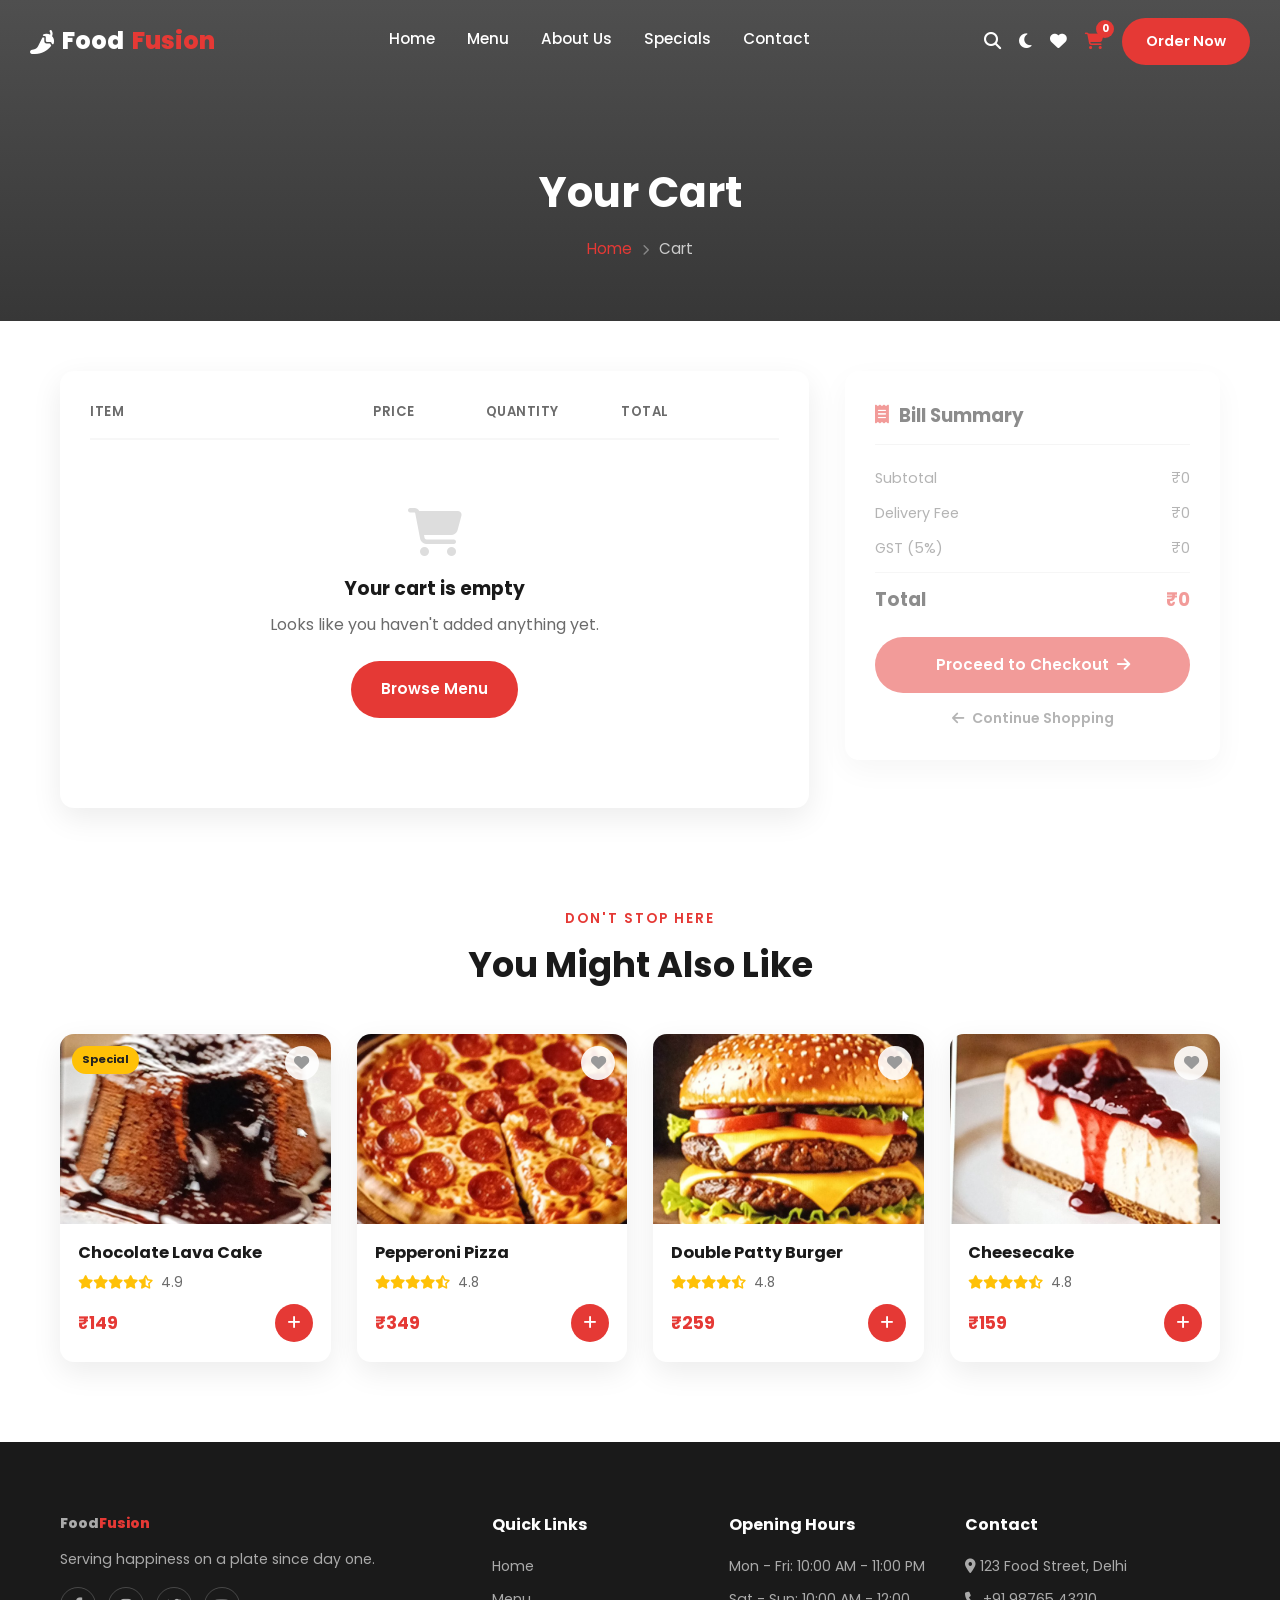
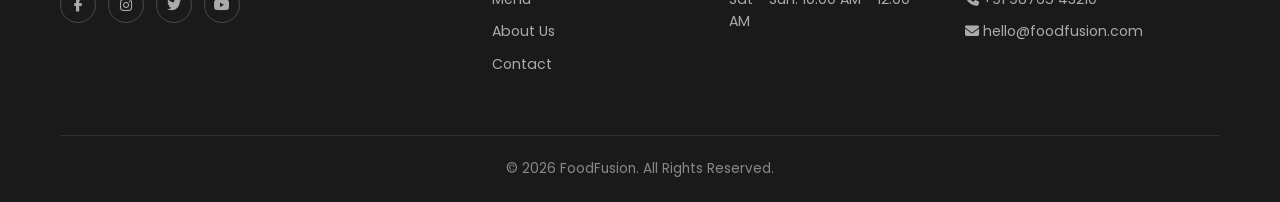
<file: foodfusion/cart.html>
<!DOCTYPE html>
<html lang="en">
<head>
<meta charset="UTF-8">
<meta name="viewport" content="width=device-width, initial-scale=1.0">
<title>Your Cart | FoodFusion</title>
<link rel="stylesheet" href="css/style.css">
<link rel="preconnect" href="https://fonts.googleapis.com">
<link href="https://fonts.googleapis.com/css2?family=Poppins:wght@300;400;500;600;700;800&family=Dancing+Script:wght@600;700&display=swap" rel="stylesheet">
<link rel="stylesheet" href="https://cdnjs.cloudflare.com/ajax/libs/font-awesome/6.5.1/css/all.min.css">
</head>
<body>

<!-- ===== NAVBAR ===== -->
<header class="navbar" id="navbar">
  <div class="nav-container">
    <a href="index.html" class="logo"><i class="fa-solid fa-pepper-hot"></i> Food<span>Fusion</span></a>
    <nav class="nav-links" id="navLinks">
      <a href="index.html">Home</a>
      <a href="menu.html">Menu</a>
      <a href="about.html">About Us</a>
      <a href="index.html#special">Specials</a>
      <a href="contact.html">Contact</a>
    </nav>
    <div class="nav-icons">
      <button class="icon-btn" id="searchBtn" aria-label="Search"><i class="fa-solid fa-magnifying-glass"></i></button>
      <button class="icon-btn" id="themeBtn" aria-label="Toggle dark mode"><i class="fa-solid fa-moon"></i></button>
      <a href="favorites.html" class="icon-btn"><i class="fa-solid fa-heart"></i></a>
      <a href="cart.html" class="icon-btn cart-icon active-page">
        <i class="fa-solid fa-cart-shopping"></i>
        <span class="cart-count" id="cartCount">0</span>
      </a>
      <a href="menu.html" class="btn btn-primary nav-order-btn">Order Now</a>
      <button class="hamburger" id="hamburger" aria-label="Menu"><span></span><span></span><span></span></button>
    </div>
  </div>
  <div class="search-box" id="searchBox">
    <input type="text" id="searchInput" placeholder="Search for pizza, burger, drinks...">
    <button id="closeSearch"><i class="fa-solid fa-xmark"></i></button>
  </div>
</header>

<!-- ===== PAGE HEADER ===== -->
<section class="page-header">
  <h1>Your Cart</h1>
  <p><a href="index.html">Home</a> <i class="fa-solid fa-chevron-right"></i> Cart</p>
</section>

<!-- ===== CART ===== -->
<section class="cart-section">

  <div class="cart-grid" id="cartGrid">

    <!-- LEFT: cart items -->
    <div class="cart-items-wrap">
      <div class="cart-table-head">
        <span>Item</span>
        <span>Price</span>
        <span>Quantity</span>
        <span>Total</span>
        <span></span>
      </div>
      <div id="cartItemsList"></div>

      <div class="cart-empty" id="cartEmpty" style="display:none;">
        <i class="fa-solid fa-cart-shopping"></i>
        <h3>Your cart is empty</h3>
        <p>Looks like you haven't added anything yet.</p>
        <a href="menu.html" class="btn btn-primary">Browse Menu</a>
      </div>
    </div>

    <!-- RIGHT: bill summary -->
    <div class="cart-summary-wrap" id="cartSummaryWrap">
      <h3 class="checkout-heading"><i class="fa-solid fa-receipt"></i> Bill Summary</h3>
      <div class="summary-totals" style="border-top:none;padding-top:0;">
        <div class="summary-row"><span>Subtotal</span><span id="cartSubtotal">₹0</span></div>
        <div class="summary-row"><span>Delivery Fee</span><span id="cartDelivery">₹40</span></div>
        <div class="summary-row"><span>GST (5%)</span><span id="cartTax">₹0</span></div>
        <div class="summary-row total-row"><span>Total</span><span id="cartTotal">₹0</span></div>
      </div>
      <a href="checkout.html" class="btn btn-primary place-order-btn" id="proceedBtn">
        Proceed to Checkout <i class="fa-solid fa-arrow-right"></i>
      </a>
      <a href="menu.html" class="continue-shopping-link"><i class="fa-solid fa-arrow-left"></i> Continue Shopping</a>
    </div>

  </div>

</section>

<!-- ===== YOU MIGHT ALSO LIKE ===== -->
<section class="also-like" id="alsoLikeSection">
  <p class="section-tag">Don't Stop Here</p>
  <h2 class="section-title">You Might Also Like</h2>
  <div class="popular-grid" id="alsoLikeGrid"></div>
</section>

<!-- ===== BACK TO TOP ===== -->
<button id="backToTop" aria-label="Back to top"><i class="fa-solid fa-arrow-up"></i></button>

<!-- ===== FOOTER ===== -->
<footer class="footer" id="contact">
  <div class="footer-grid">
    <div class="footer-col">
      <a href="index.html" class="logo">Food<span>Fusion</span></a>
      <p>Serving happiness on a plate since day one.</p>
      <div class="socials">
        <a href="#"><i class="fa-brands fa-facebook-f"></i></a>
        <a href="#"><i class="fa-brands fa-instagram"></i></a>
        <a href="#"><i class="fa-brands fa-twitter"></i></a>
        <a href="#"><i class="fa-brands fa-youtube"></i></a>
      </div>
    </div>
    <div class="footer-col">
      <h4>Quick Links</h4>
      <a href="index.html">Home</a>
      <a href="menu.html">Menu</a>
      <a href="about.html">About Us</a>
      <a href="contact.html">Contact</a>
    </div>
    <div class="footer-col">
      <h4>Opening Hours</h4>
      <p>Mon - Fri: 10:00 AM - 11:00 PM</p>
      <p>Sat - Sun: 10:00 AM - 12:00 AM</p>
    </div>
    <div class="footer-col">
      <h4>Contact</h4>
      <p><i class="fa-solid fa-location-dot"></i> 123 Food Street, Delhi</p>
      <p><i class="fa-solid fa-phone"></i> +91 98765 43210</p>
      <p><i class="fa-solid fa-envelope"></i> hello@foodfusion.com</p>
    </div>
  </div>
  <div class="footer-bottom"><p>&copy; 2026 FoodFusion. All Rights Reserved.</p></div>
</footer>

<script src="js/data.js"></script>
<script src="js/script.js"></script>
<script src="js/cart.js"></script>
</body>
</html>
</file>
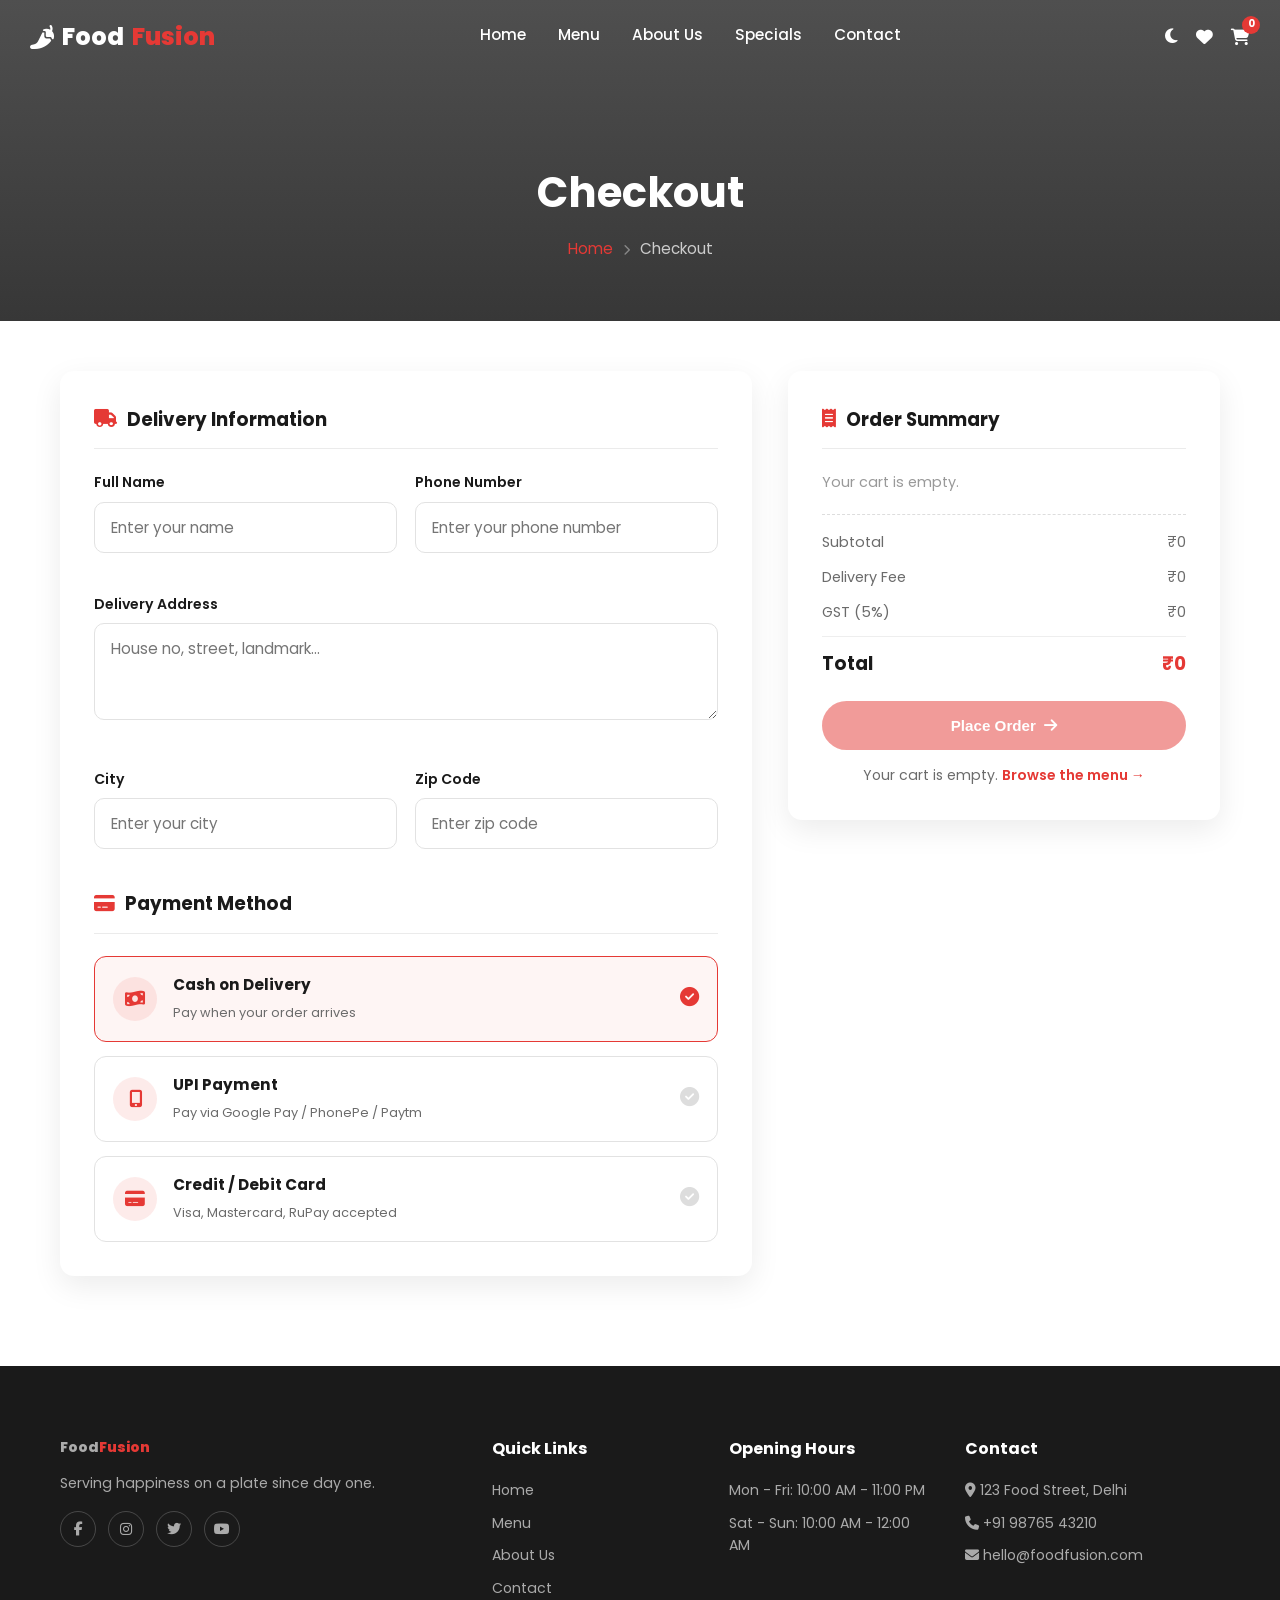
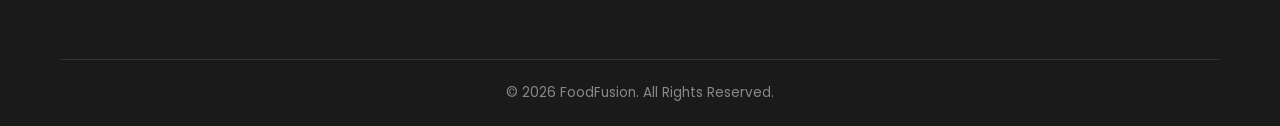
<file: foodfusion/checkout.html>
<!DOCTYPE html>
<html lang="en">
<head>
<meta charset="UTF-8">
<meta name="viewport" content="width=device-width, initial-scale=1.0">
<title>Checkout | FoodFusion</title>
<link rel="stylesheet" href="css/style.css">
<link rel="preconnect" href="https://fonts.googleapis.com">
<link href="https://fonts.googleapis.com/css2?family=Poppins:wght@300;400;500;600;700;800&family=Dancing+Script:wght@600;700&display=swap" rel="stylesheet">
<link rel="stylesheet" href="https://cdnjs.cloudflare.com/ajax/libs/font-awesome/6.5.1/css/all.min.css">
</head>
<body>

<!-- ===== NAVBAR ===== -->
<header class="navbar" id="navbar">
  <div class="nav-container">
    <a href="index.html" class="logo"><i class="fa-solid fa-pepper-hot"></i> Food<span>Fusion</span></a>
    <nav class="nav-links" id="navLinks">
      <a href="index.html">Home</a>
      <a href="menu.html">Menu</a>
      <a href="about.html">About Us</a>
      <a href="index.html#special">Specials</a>
      <a href="contact.html">Contact</a>
    </nav>
    <div class="nav-icons">
      <button class="icon-btn" id="themeBtn" aria-label="Toggle dark mode"><i class="fa-solid fa-moon"></i></button>
      <a href="favorites.html" class="icon-btn"><i class="fa-solid fa-heart"></i></a>
      <a href="cart.html" class="icon-btn cart-icon">
        <i class="fa-solid fa-cart-shopping"></i>
        <span class="cart-count" id="cartCount">0</span>
      </a>
      <button class="hamburger" id="hamburger" aria-label="Menu"><span></span><span></span><span></span></button>
    </div>
  </div>
</header>

<!-- ===== PAGE HEADER ===== -->
<section class="page-header">
  <h1>Checkout</h1>
  <p><a href="index.html">Home</a> <i class="fa-solid fa-chevron-right"></i> Checkout</p>
</section>

<!-- ===== CHECKOUT ===== -->
<section class="checkout-section">
  <div class="checkout-grid">

    <!-- LEFT: FORM -->
    <div class="checkout-form-wrap">
      <form id="checkoutForm">
        <h3 class="checkout-heading"><i class="fa-solid fa-truck"></i> Delivery Information</h3>

        <div class="form-row">
          <div class="form-group">
            <label>Full Name</label>
            <input type="text" id="custName" placeholder="Enter your name" required>
            <span class="error-msg" id="err-custName"></span>
          </div>
          <div class="form-group">
            <label>Phone Number</label>
            <input type="tel" id="custPhone" placeholder="Enter your phone number" required>
            <span class="error-msg" id="err-custPhone"></span>
          </div>
        </div>

        <div class="form-group">
          <label>Delivery Address</label>
          <textarea id="custAddress" rows="3" placeholder="House no, street, landmark..." required></textarea>
          <span class="error-msg" id="err-custAddress"></span>
        </div>

        <div class="form-row">
          <div class="form-group">
            <label>City</label>
            <input type="text" id="custCity" placeholder="Enter your city" required>
            <span class="error-msg" id="err-custCity"></span>
          </div>
          <div class="form-group">
            <label>Zip Code</label>
            <input type="text" id="custZip" placeholder="Enter zip code" required>
            <span class="error-msg" id="err-custZip"></span>
          </div>
        </div>

        <h3 class="checkout-heading"><i class="fa-solid fa-credit-card"></i> Payment Method</h3>
        <div class="payment-options">
          <label class="payment-card">
            <input type="radio" name="payment" value="cod" checked>
            <span class="pc-icon"><i class="fa-solid fa-money-bill-wave"></i></span>
            <span class="pc-text"><strong>Cash on Delivery</strong><small>Pay when your order arrives</small></span>
            <span class="pc-check"><i class="fa-solid fa-circle-check"></i></span>
          </label>
          <label class="payment-card">
            <input type="radio" name="payment" value="upi">
            <span class="pc-icon"><i class="fa-solid fa-mobile-screen-button"></i></span>
            <span class="pc-text"><strong>UPI Payment</strong><small>Pay via Google Pay / PhonePe / Paytm</small></span>
            <span class="pc-check"><i class="fa-solid fa-circle-check"></i></span>
          </label>
          <label class="payment-card">
            <input type="radio" name="payment" value="card">
            <span class="pc-icon"><i class="fa-solid fa-credit-card"></i></span>
            <span class="pc-text"><strong>Credit / Debit Card</strong><small>Visa, Mastercard, RuPay accepted</small></span>
            <span class="pc-check"><i class="fa-solid fa-circle-check"></i></span>
          </label>
        </div>
      </form>
    </div>

    <!-- RIGHT: ORDER SUMMARY -->
    <div class="order-summary-wrap">
      <h3 class="checkout-heading"><i class="fa-solid fa-receipt"></i> Order Summary</h3>
      <div class="summary-items" id="summaryItems"></div>

      <div class="summary-totals">
        <div class="summary-row"><span>Subtotal</span><span id="sumSubtotal">₹0</span></div>
        <div class="summary-row"><span>Delivery Fee</span><span id="sumDelivery">₹40</span></div>
        <div class="summary-row"><span>GST (5%)</span><span id="sumTax">₹0</span></div>
        <div class="summary-row total-row"><span>Total</span><span id="sumTotal">₹0</span></div>
      </div>

      <button type="submit" form="checkoutForm" class="btn btn-primary place-order-btn" id="placeOrderBtn">
        Place Order <i class="fa-solid fa-arrow-right"></i>
      </button>
      <p class="empty-cart-note" id="emptyCartNote" style="display:none;">
        Your cart is empty. <a href="menu.html">Browse the menu →</a>
      </p>
    </div>

  </div>
</section>

<!-- ===== BACK TO TOP ===== -->
<button id="backToTop" aria-label="Back to top"><i class="fa-solid fa-arrow-up"></i></button>

<!-- ===== FOOTER ===== -->
<footer class="footer" id="contact">
  <div class="footer-grid">
    <div class="footer-col">
      <a href="index.html" class="logo">Food<span>Fusion</span></a>
      <p>Serving happiness on a plate since day one.</p>
      <div class="socials">
        <a href="#"><i class="fa-brands fa-facebook-f"></i></a>
        <a href="#"><i class="fa-brands fa-instagram"></i></a>
        <a href="#"><i class="fa-brands fa-twitter"></i></a>
        <a href="#"><i class="fa-brands fa-youtube"></i></a>
      </div>
    </div>
    <div class="footer-col">
      <h4>Quick Links</h4>
      <a href="index.html">Home</a>
      <a href="menu.html">Menu</a>
      <a href="about.html">About Us</a>
      <a href="contact.html">Contact</a>
    </div>
    <div class="footer-col">
      <h4>Opening Hours</h4>
      <p>Mon - Fri: 10:00 AM - 11:00 PM</p>
      <p>Sat - Sun: 10:00 AM - 12:00 AM</p>
    </div>
    <div class="footer-col">
      <h4>Contact</h4>
      <p><i class="fa-solid fa-location-dot"></i> 123 Food Street, Delhi</p>
      <p><i class="fa-solid fa-phone"></i> +91 98765 43210</p>
      <p><i class="fa-solid fa-envelope"></i> hello@foodfusion.com</p>
    </div>
  </div>
  <div class="footer-bottom"><p>&copy; 2026 FoodFusion. All Rights Reserved.</p></div>
</footer>

<script src="js/data.js"></script>
<script src="js/script.js"></script>
<script src="js/checkout.js"></script>
</body>
</html>
</file>
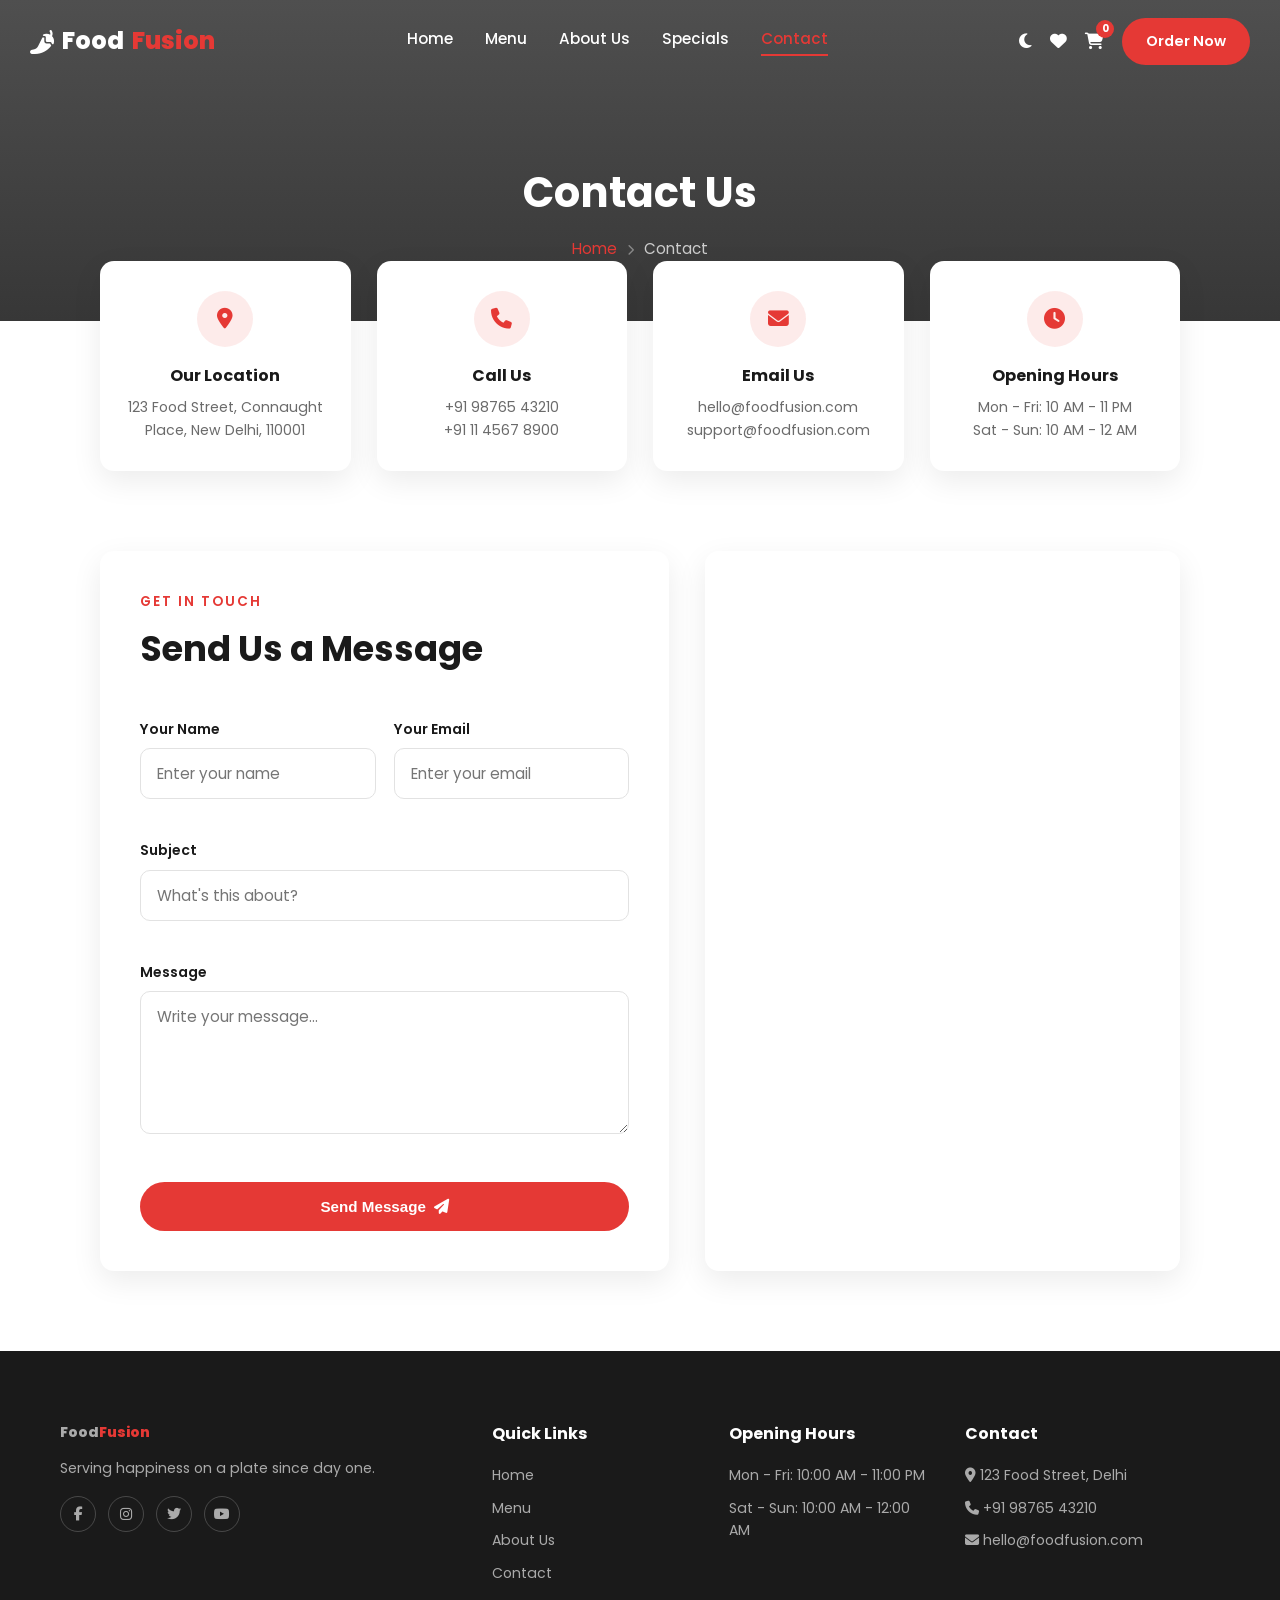
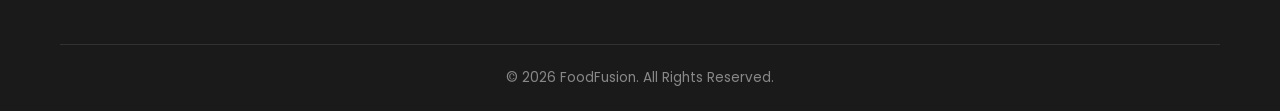
<file: foodfusion/contact.html>
<!DOCTYPE html>
<html lang="en">
<head>
<meta charset="UTF-8">
<meta name="viewport" content="width=device-width, initial-scale=1.0">
<title>Contact Us | FoodFusion</title>
<link rel="stylesheet" href="css/style.css">
<link rel="preconnect" href="https://fonts.googleapis.com">
<link href="https://fonts.googleapis.com/css2?family=Poppins:wght@300;400;500;600;700;800&family=Dancing+Script:wght@600;700&display=swap" rel="stylesheet">
<link rel="stylesheet" href="https://cdnjs.cloudflare.com/ajax/libs/font-awesome/6.5.1/css/all.min.css">
</head>
<body>

<!-- ===== NAVBAR ===== -->
<header class="navbar" id="navbar">
  <div class="nav-container">
    <a href="index.html" class="logo"><i class="fa-solid fa-pepper-hot"></i> Food<span>Fusion</span></a>
    <nav class="nav-links" id="navLinks">
      <a href="index.html">Home</a>
      <a href="menu.html">Menu</a>
      <a href="about.html">About Us</a>
      <a href="index.html#special">Specials</a>
      <a href="contact.html" class="active">Contact</a>
    </nav>
    <div class="nav-icons">
      <button class="icon-btn" id="themeBtn" aria-label="Toggle dark mode"><i class="fa-solid fa-moon"></i></button>
      <a href="favorites.html" class="icon-btn"><i class="fa-solid fa-heart"></i></a>
      <a href="cart.html" class="icon-btn cart-icon">
        <i class="fa-solid fa-cart-shopping"></i>
        <span class="cart-count" id="cartCount">0</span>
      </a>
      <a href="menu.html" class="btn btn-primary nav-order-btn">Order Now</a>
      <button class="hamburger" id="hamburger" aria-label="Menu"><span></span><span></span><span></span></button>
    </div>
  </div>
</header>

<!-- ===== PAGE HEADER ===== -->
<section class="page-header">
  <h1>Contact Us</h1>
  <p><a href="index.html">Home</a> <i class="fa-solid fa-chevron-right"></i> Contact</p>
</section>

<!-- ===== CONTACT INFO CARDS ===== -->
<section class="contact-cards-section">
  <div class="contact-card">
    <i class="fa-solid fa-location-dot"></i>
    <h4>Our Location</h4>
    <p>123 Food Street, Connaught Place, New Delhi, 110001</p>
  </div>
  <div class="contact-card">
    <i class="fa-solid fa-phone"></i>
    <h4>Call Us</h4>
    <p>+91 98765 43210<br>+91 11 4567 8900</p>
  </div>
  <div class="contact-card">
    <i class="fa-solid fa-envelope"></i>
    <h4>Email Us</h4>
    <p>hello@foodfusion.com<br>support@foodfusion.com</p>
  </div>
  <div class="contact-card">
    <i class="fa-solid fa-clock"></i>
    <h4>Opening Hours</h4>
    <p>Mon - Fri: 10 AM - 11 PM<br>Sat - Sun: 10 AM - 12 AM</p>
  </div>
</section>

<!-- ===== FORM + MAP ===== -->
<section class="contact-main-section">
  <div class="contact-grid">

    <div class="contact-form-card">
      <p class="section-tag" style="text-align:left;">Get In Touch</p>
      <h2 class="section-title" style="text-align:left;">Send Us a Message</h2>
      <form id="contactForm">
        <div class="form-row">
          <div class="form-group">
            <label>Your Name</label>
            <input type="text" id="contactName" placeholder="Enter your name" required>
            <span class="error-msg" id="err-contactName"></span>
          </div>
          <div class="form-group">
            <label>Your Email</label>
            <input type="email" id="contactEmail" placeholder="Enter your email" required>
            <span class="error-msg" id="err-contactEmail"></span>
          </div>
        </div>
        <div class="form-group">
          <label>Subject</label>
          <input type="text" id="contactSubject" placeholder="What's this about?" required>
          <span class="error-msg" id="err-contactSubject"></span>
        </div>
        <div class="form-group">
          <label>Message</label>
          <textarea id="contactMessage" rows="5" placeholder="Write your message..." required></textarea>
          <span class="error-msg" id="err-contactMessage"></span>
        </div>
        <button type="submit" class="btn btn-primary" style="width:100%; justify-content:center;">
          Send Message <i class="fa-solid fa-paper-plane"></i>
        </button>
        <p class="form-success" id="formSuccess"><i class="fa-solid fa-circle-check"></i> Message sent! We'll get back to you soon.</p>
      </form>
    </div>

    <div class="contact-map-card">
      <iframe
        src="https://www.google.com/maps?q=Connaught%20Place%2C%20New%20Delhi&output=embed"
        width="100%" height="100%" style="border:0; min-height:420px;"
        allowfullscreen="" loading="lazy" referrerpolicy="no-referrer-when-downgrade">
      </iframe>
    </div>

  </div>
</section>

<!-- ===== BACK TO TOP ===== -->
<button id="backToTop" aria-label="Back to top"><i class="fa-solid fa-arrow-up"></i></button>

<!-- ===== FOOTER ===== -->
<footer class="footer">
  <div class="footer-grid">
    <div class="footer-col">
      <a href="index.html" class="logo">Food<span>Fusion</span></a>
      <p>Serving happiness on a plate since day one.</p>
      <div class="socials">
        <a href="#"><i class="fa-brands fa-facebook-f"></i></a>
        <a href="#"><i class="fa-brands fa-instagram"></i></a>
        <a href="#"><i class="fa-brands fa-twitter"></i></a>
        <a href="#"><i class="fa-brands fa-youtube"></i></a>
      </div>
    </div>
    <div class="footer-col">
      <h4>Quick Links</h4>
      <a href="index.html">Home</a>
      <a href="menu.html">Menu</a>
      <a href="about.html">About Us</a>
      <a href="contact.html">Contact</a>
    </div>
    <div class="footer-col">
      <h4>Opening Hours</h4>
      <p>Mon - Fri: 10:00 AM - 11:00 PM</p>
      <p>Sat - Sun: 10:00 AM - 12:00 AM</p>
    </div>
    <div class="footer-col">
      <h4>Contact</h4>
      <p><i class="fa-solid fa-location-dot"></i> 123 Food Street, Delhi</p>
      <p><i class="fa-solid fa-phone"></i> +91 98765 43210</p>
      <p><i class="fa-solid fa-envelope"></i> hello@foodfusion.com</p>
    </div>
  </div>
  <div class="footer-bottom"><p>&copy; 2026 FoodFusion. All Rights Reserved.</p></div>
</footer>

<script src="js/data.js"></script>
<script src="js/script.js"></script>
<script src="js/contact.js"></script>
</body>
</html>
</file>
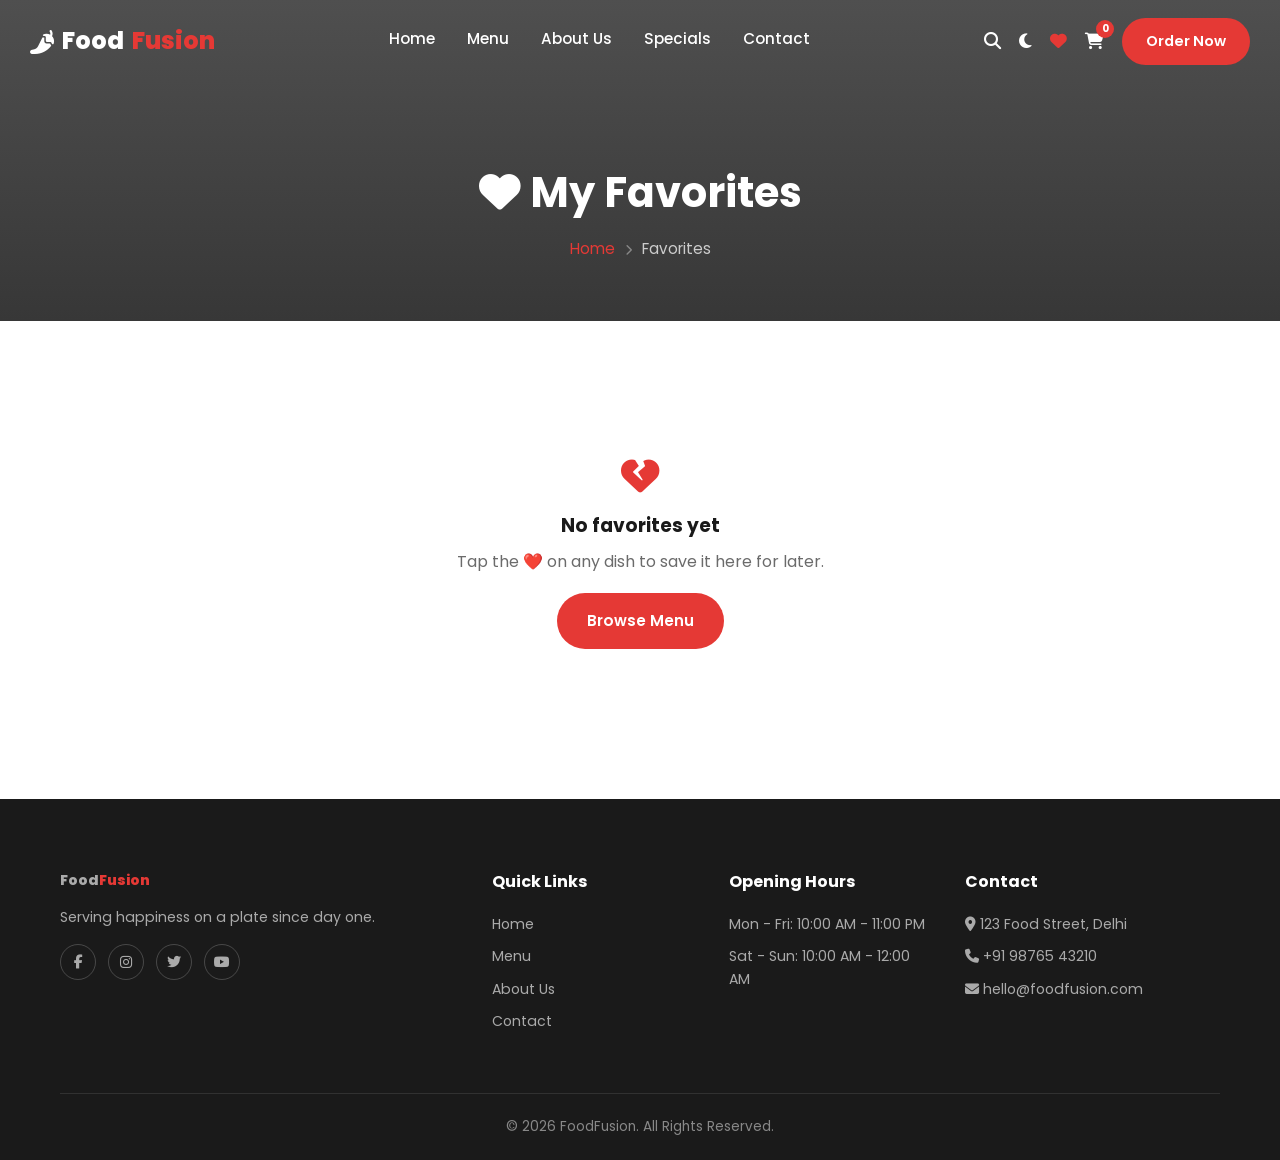
<file: foodfusion/favorites.html>
<!DOCTYPE html>
<html lang="en">
<head>
<meta charset="UTF-8">
<meta name="viewport" content="width=device-width, initial-scale=1.0">
<title>My Favorites | FoodFusion</title>
<link rel="stylesheet" href="css/style.css">
<link rel="preconnect" href="https://fonts.googleapis.com">
<link href="https://fonts.googleapis.com/css2?family=Poppins:wght@300;400;500;600;700;800&family=Dancing+Script:wght@600;700&display=swap" rel="stylesheet">
<link rel="stylesheet" href="https://cdnjs.cloudflare.com/ajax/libs/font-awesome/6.5.1/css/all.min.css">
</head>
<body>

<!-- ===== NAVBAR ===== -->
<header class="navbar" id="navbar">
  <div class="nav-container">
    <a href="index.html" class="logo"><i class="fa-solid fa-pepper-hot"></i> Food<span>Fusion</span></a>
    <nav class="nav-links" id="navLinks">
      <a href="index.html">Home</a>
      <a href="menu.html">Menu</a>
      <a href="about.html">About Us</a>
      <a href="index.html#special">Specials</a>
      <a href="contact.html">Contact</a>
    </nav>
    <div class="nav-icons">
      <button class="icon-btn" id="searchBtn" aria-label="Search"><i class="fa-solid fa-magnifying-glass"></i></button>
      <button class="icon-btn" id="themeBtn" aria-label="Toggle dark mode"><i class="fa-solid fa-moon"></i></button>
      <a href="favorites.html" class="icon-btn active-page"><i class="fa-solid fa-heart"></i></a>
      <a href="cart.html" class="icon-btn cart-icon">
        <i class="fa-solid fa-cart-shopping"></i>
        <span class="cart-count" id="cartCount">0</span>
      </a>
      <a href="menu.html" class="btn btn-primary nav-order-btn">Order Now</a>
      <button class="hamburger" id="hamburger" aria-label="Menu"><span></span><span></span><span></span></button>
    </div>
  </div>
  <div class="search-box" id="searchBox">
    <input type="text" id="searchInput" placeholder="Search for pizza, burger, drinks...">
    <button id="closeSearch"><i class="fa-solid fa-xmark"></i></button>
  </div>
</header>

<!-- ===== PAGE HEADER ===== -->
<section class="page-header">
  <h1><i class="fa-solid fa-heart"></i> My Favorites</h1>
  <p><a href="index.html">Home</a> <i class="fa-solid fa-chevron-right"></i> Favorites</p>
</section>

<!-- ===== FAVORITES GRID ===== -->
<section class="menu-section">
  <p class="results-count" id="favCount"></p>
  <div class="menu-grid" id="favGrid"></div>

  <div class="no-results" id="favEmpty" style="display:none;">
    <i class="fa-solid fa-heart-crack"></i>
    <h3>No favorites yet</h3>
    <p>Tap the ❤️ on any dish to save it here for later.</p>
    <a href="menu.html" class="btn btn-primary" style="margin-top:18px;">Browse Menu</a>
  </div>
</section>

<!-- ===== BACK TO TOP ===== -->
<button id="backToTop" aria-label="Back to top"><i class="fa-solid fa-arrow-up"></i></button>

<!-- ===== FOOTER ===== -->
<footer class="footer" id="contact">
  <div class="footer-grid">
    <div class="footer-col">
      <a href="index.html" class="logo">Food<span>Fusion</span></a>
      <p>Serving happiness on a plate since day one.</p>
      <div class="socials">
        <a href="#"><i class="fa-brands fa-facebook-f"></i></a>
        <a href="#"><i class="fa-brands fa-instagram"></i></a>
        <a href="#"><i class="fa-brands fa-twitter"></i></a>
        <a href="#"><i class="fa-brands fa-youtube"></i></a>
      </div>
    </div>
    <div class="footer-col">
      <h4>Quick Links</h4>
      <a href="index.html">Home</a>
      <a href="menu.html">Menu</a>
      <a href="about.html">About Us</a>
      <a href="contact.html">Contact</a>
    </div>
    <div class="footer-col">
      <h4>Opening Hours</h4>
      <p>Mon - Fri: 10:00 AM - 11:00 PM</p>
      <p>Sat - Sun: 10:00 AM - 12:00 AM</p>
    </div>
    <div class="footer-col">
      <h4>Contact</h4>
      <p><i class="fa-solid fa-location-dot"></i> 123 Food Street, Delhi</p>
      <p><i class="fa-solid fa-phone"></i> +91 98765 43210</p>
      <p><i class="fa-solid fa-envelope"></i> hello@foodfusion.com</p>
    </div>
  </div>
  <div class="footer-bottom"><p>&copy; 2026 FoodFusion. All Rights Reserved.</p></div>
</footer>

<script src="js/data.js"></script>
<script src="js/script.js"></script>
<script src="js/favorites.js"></script>
</body>
</html>
</file>
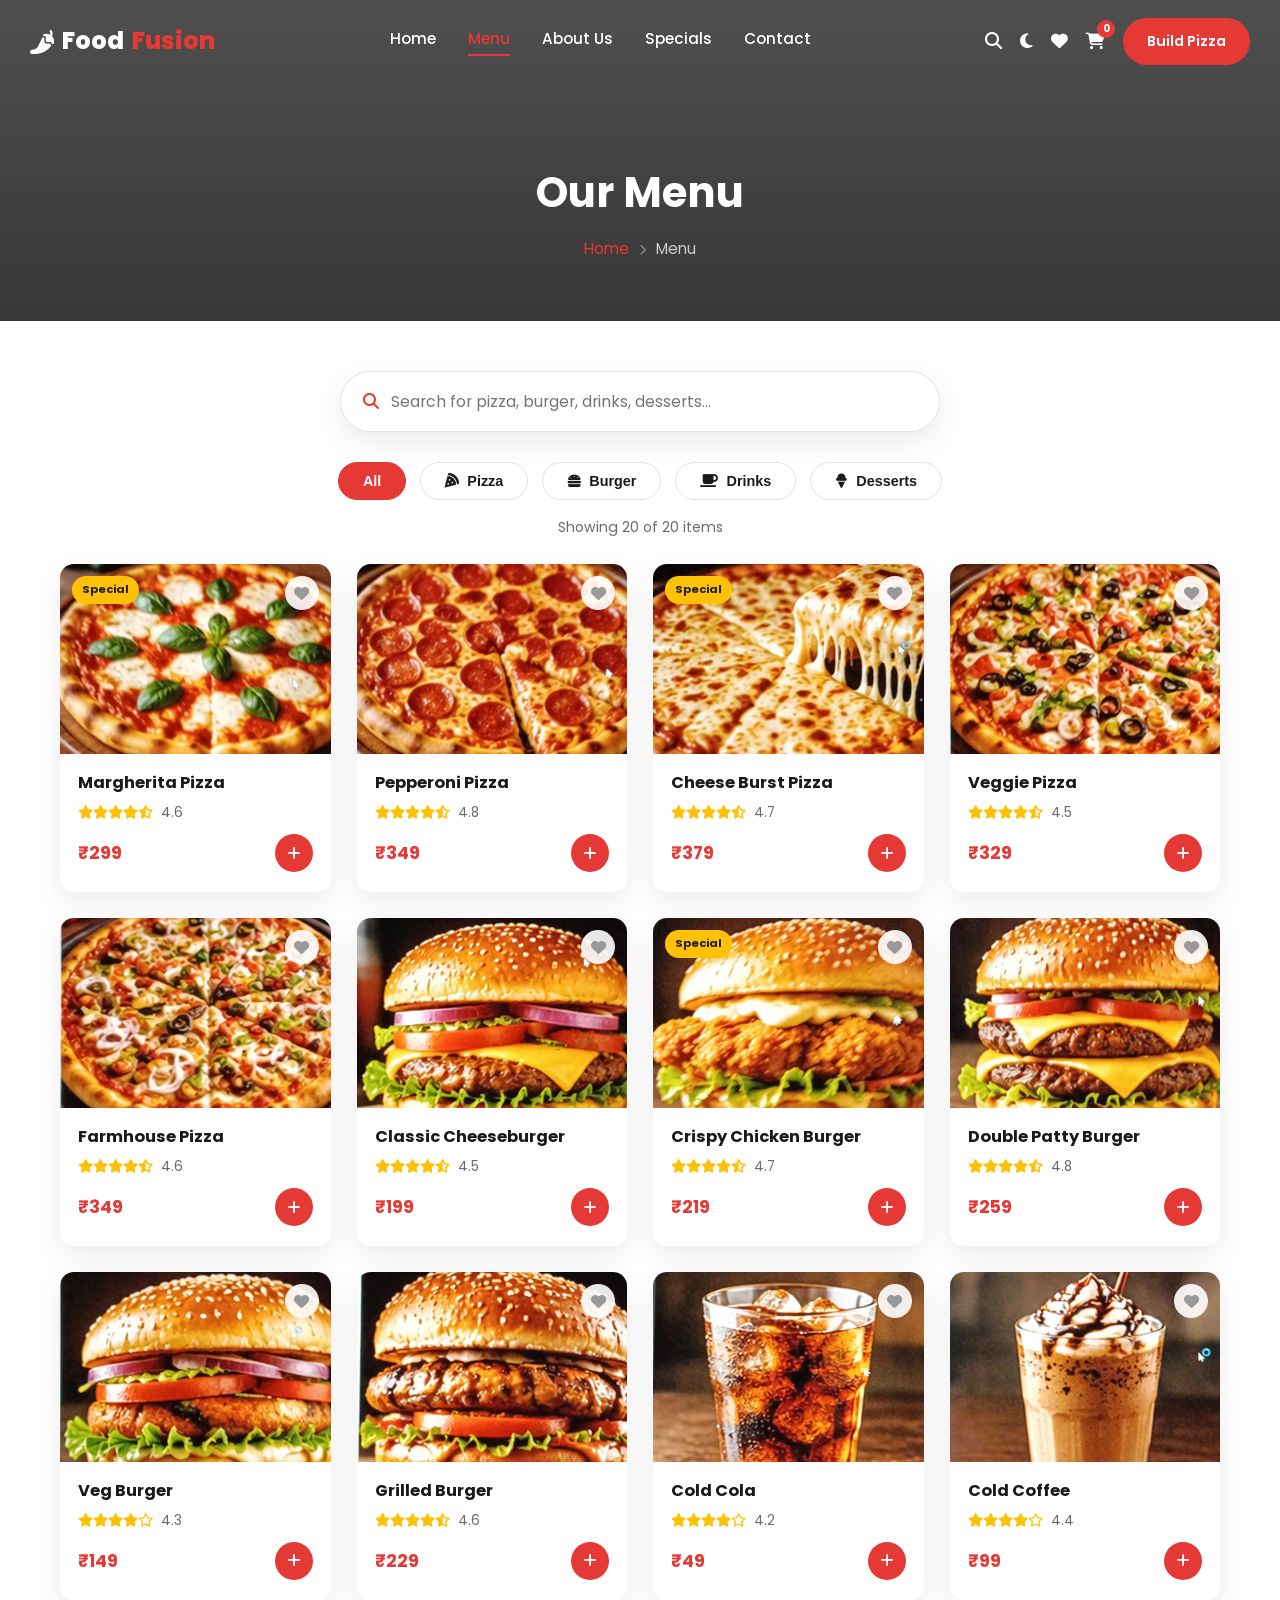
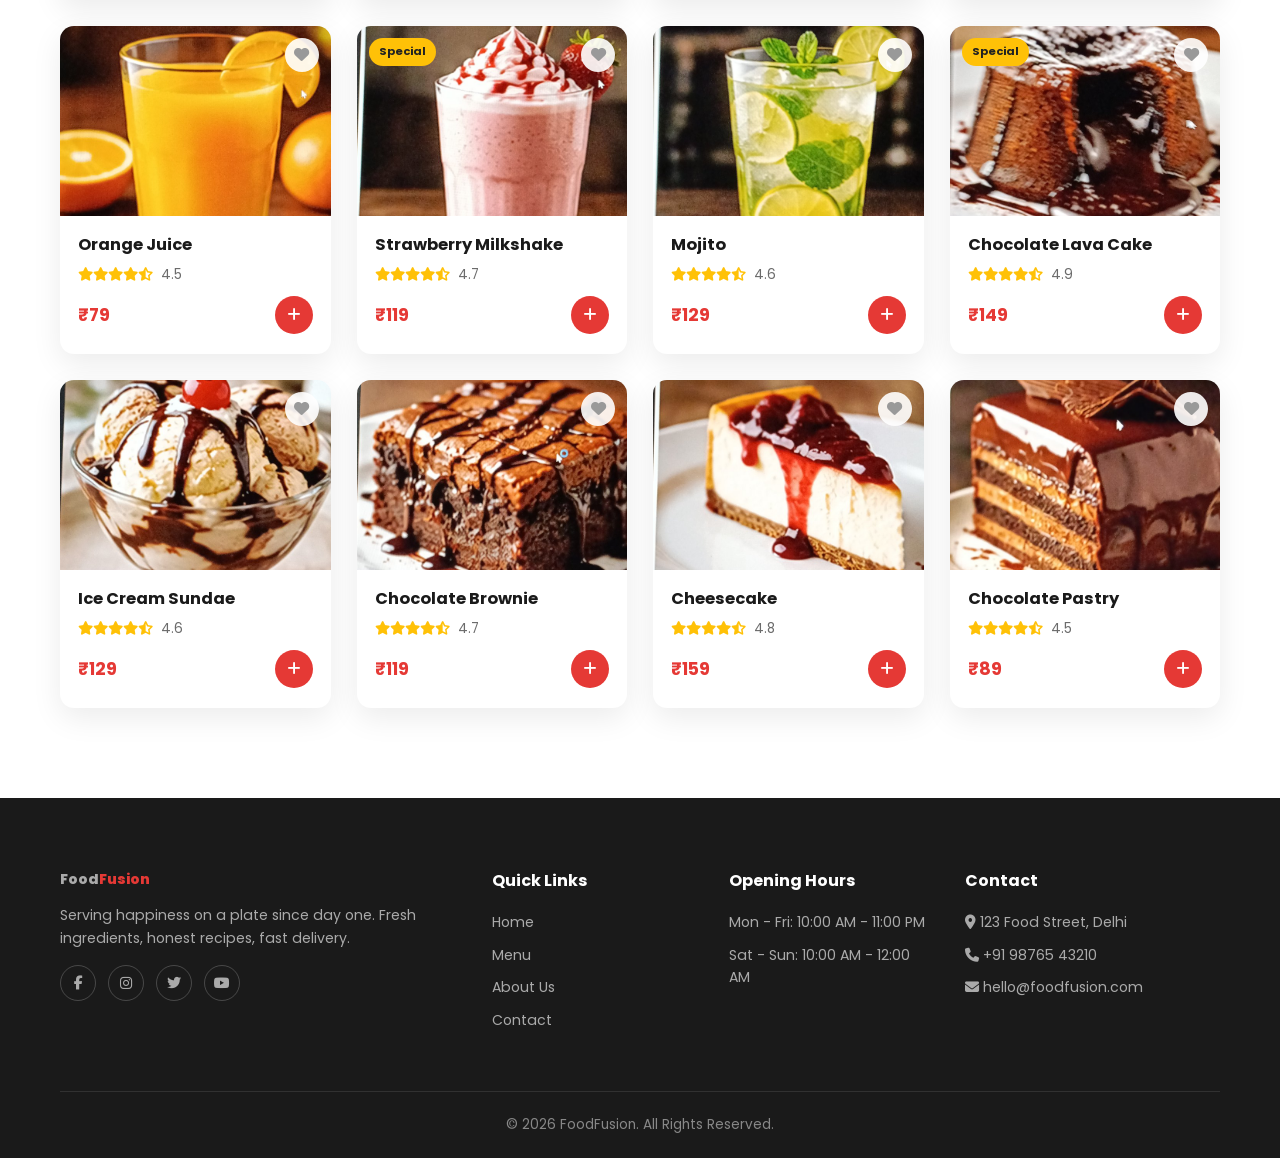
<file: foodfusion/menu.html>
<!DOCTYPE html>
<html lang="en">
<head>
<meta charset="UTF-8">
<meta name="viewport" content="width=device-width, initial-scale=1.0">
<title>Menu | FoodFusion</title>
<link rel="stylesheet" href="css/style.css">
<link rel="preconnect" href="https://fonts.googleapis.com">
<link href="https://fonts.googleapis.com/css2?family=Poppins:wght@300;400;500;600;700;800&family=Dancing+Script:wght@600;700&display=swap" rel="stylesheet">
<link rel="stylesheet" href="https://cdnjs.cloudflare.com/ajax/libs/font-awesome/6.5.1/css/all.min.css">
</head>
<body>

<!-- ===== NAVBAR ===== -->
<header class="navbar" id="navbar">
  <div class="nav-container">
    <a href="index.html" class="logo">
      <i class="fa-solid fa-pepper-hot"></i> Food<span>Fusion</span>
    </a>

    <nav class="nav-links" id="navLinks">
      <a href="index.html">Home</a>
      <a href="menu.html" class="active">Menu</a>
      <a href="about.html">About Us</a>
      <a href="index.html#special">Specials</a>
      <a href="contact.html">Contact</a>
    </nav>

    <div class="nav-icons">
      <button class="icon-btn" id="searchBtn" aria-label="Search"><i class="fa-solid fa-magnifying-glass"></i></button>
      <button class="icon-btn" id="themeBtn" aria-label="Toggle dark mode"><i class="fa-solid fa-moon"></i></button>
      <a href="favorites.html" class="icon-btn"><i class="fa-solid fa-heart"></i></a>
      <a href="cart.html" class="icon-btn cart-icon">
        <i class="fa-solid fa-cart-shopping"></i>
        <span class="cart-count" id="cartCount">0</span>
      </a>
      <a href="build-pizza.html" class="btn btn-primary nav-order-btn">Build Pizza</a>
      <button class="hamburger" id="hamburger" aria-label="Menu">
        <span></span><span></span><span></span>
      </button>
    </div>
  </div>

  <div class="search-box" id="searchBox">
    <input type="text" id="searchInput" placeholder="Search for pizza, burger, drinks...">
    <button id="closeSearch"><i class="fa-solid fa-xmark"></i></button>
  </div>
</header>

<!-- ===== PAGE HEADER ===== -->
<section class="page-header">
  <h1>Our Menu</h1>
  <p><a href="index.html">Home</a> <i class="fa-solid fa-chevron-right"></i> Menu</p>
</section>

<!-- ===== MENU CONTROLS ===== -->
<section class="menu-section">

  <div class="menu-search-bar">
    <i class="fa-solid fa-magnifying-glass"></i>
    <input type="text" id="menuSearchInput" placeholder="Search for pizza, burger, drinks, desserts...">
  </div>

  <div class="category-filters" id="categoryFilters">
    <button class="cat-btn active" data-cat="all">All</button>
    <button class="cat-btn" data-cat="pizza"><i class="fa-solid fa-pizza-slice"></i> Pizza</button>
    <button class="cat-btn" data-cat="burger"><i class="fa-solid fa-burger"></i> Burger</button>
    <button class="cat-btn" data-cat="drinks"><i class="fa-solid fa-mug-saucer"></i> Drinks</button>
    <button class="cat-btn" data-cat="desserts"><i class="fa-solid fa-ice-cream"></i> Desserts</button>
  </div>

  <p class="results-count" id="resultsCount"></p>

  <div class="menu-grid" id="menuGrid"></div>

  <div class="no-results" id="noResults" style="display:none;">
    <i class="fa-solid fa-magnifying-glass"></i>
    <h3>No items found</h3>
    <p>Try a different search term or category.</p>
  </div>

</section>

<!-- ===== BACK TO TOP ===== -->
<button id="backToTop" aria-label="Back to top"><i class="fa-solid fa-arrow-up"></i></button>

<!-- ===== FOOTER ===== -->
<footer class="footer" id="contact">
  <div class="footer-grid">
    <div class="footer-col">
      <a href="index.html" class="logo">Food<span>Fusion</span></a>
      <p>Serving happiness on a plate since day one. Fresh ingredients, honest recipes, fast delivery.</p>
      <div class="socials">
        <a href="#"><i class="fa-brands fa-facebook-f"></i></a>
        <a href="#"><i class="fa-brands fa-instagram"></i></a>
        <a href="#"><i class="fa-brands fa-twitter"></i></a>
        <a href="#"><i class="fa-brands fa-youtube"></i></a>
      </div>
    </div>
    <div class="footer-col">
      <h4>Quick Links</h4>
      <a href="index.html">Home</a>
      <a href="menu.html">Menu</a>
      <a href="about.html">About Us</a>
      <a href="contact.html">Contact</a>
    </div>
    <div class="footer-col">
      <h4>Opening Hours</h4>
      <p>Mon - Fri: 10:00 AM - 11:00 PM</p>
      <p>Sat - Sun: 10:00 AM - 12:00 AM</p>
    </div>
    <div class="footer-col">
      <h4>Contact</h4>
      <p><i class="fa-solid fa-location-dot"></i> 123 Food Street, Delhi</p>
      <p><i class="fa-solid fa-phone"></i> +91 98765 43210</p>
      <p><i class="fa-solid fa-envelope"></i> hello@foodfusion.com</p>
    </div>
  </div>
  <div class="footer-bottom">
    <p>&copy; 2026 FoodFusion. All Rights Reserved.</p>
  </div>
</footer>

<script src="js/data.js"></script>
<script src="js/script.js"></script>
<script src="js/menu.js"></script>
</body>
</html>
</file>
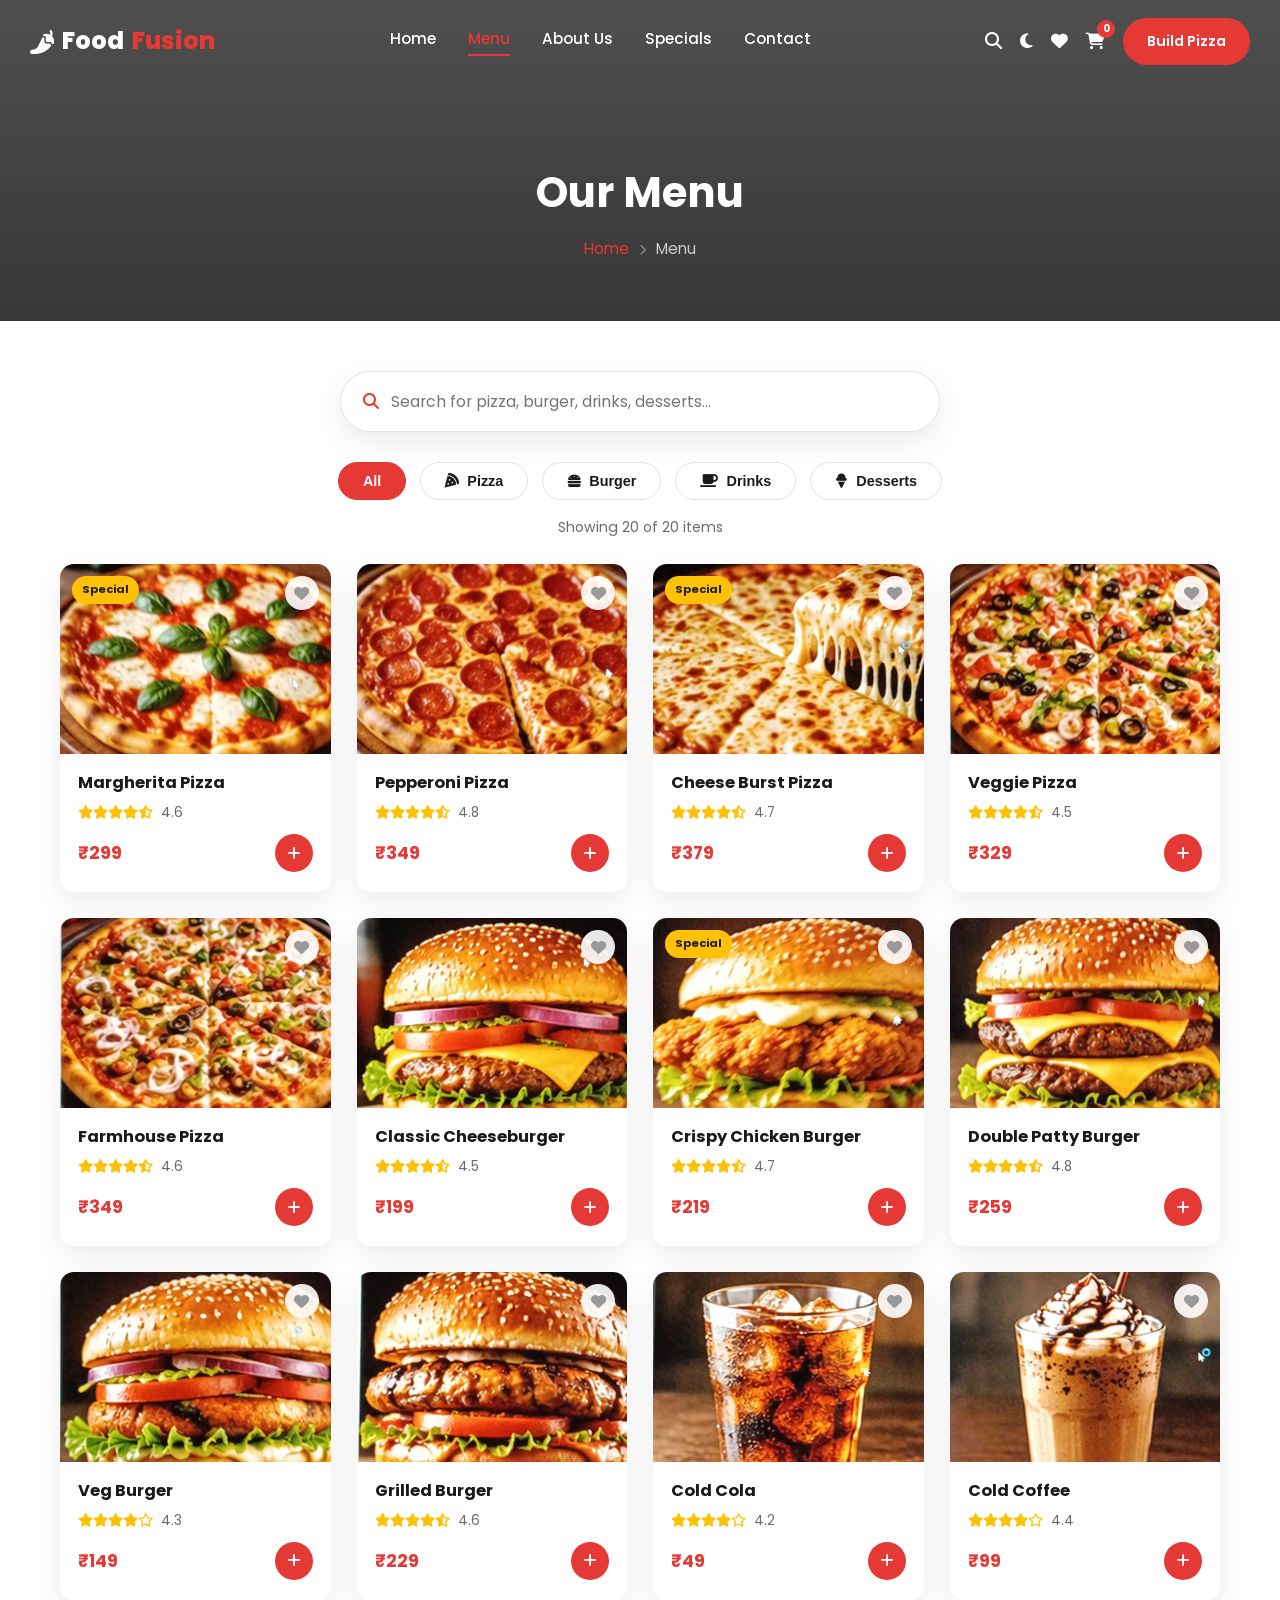
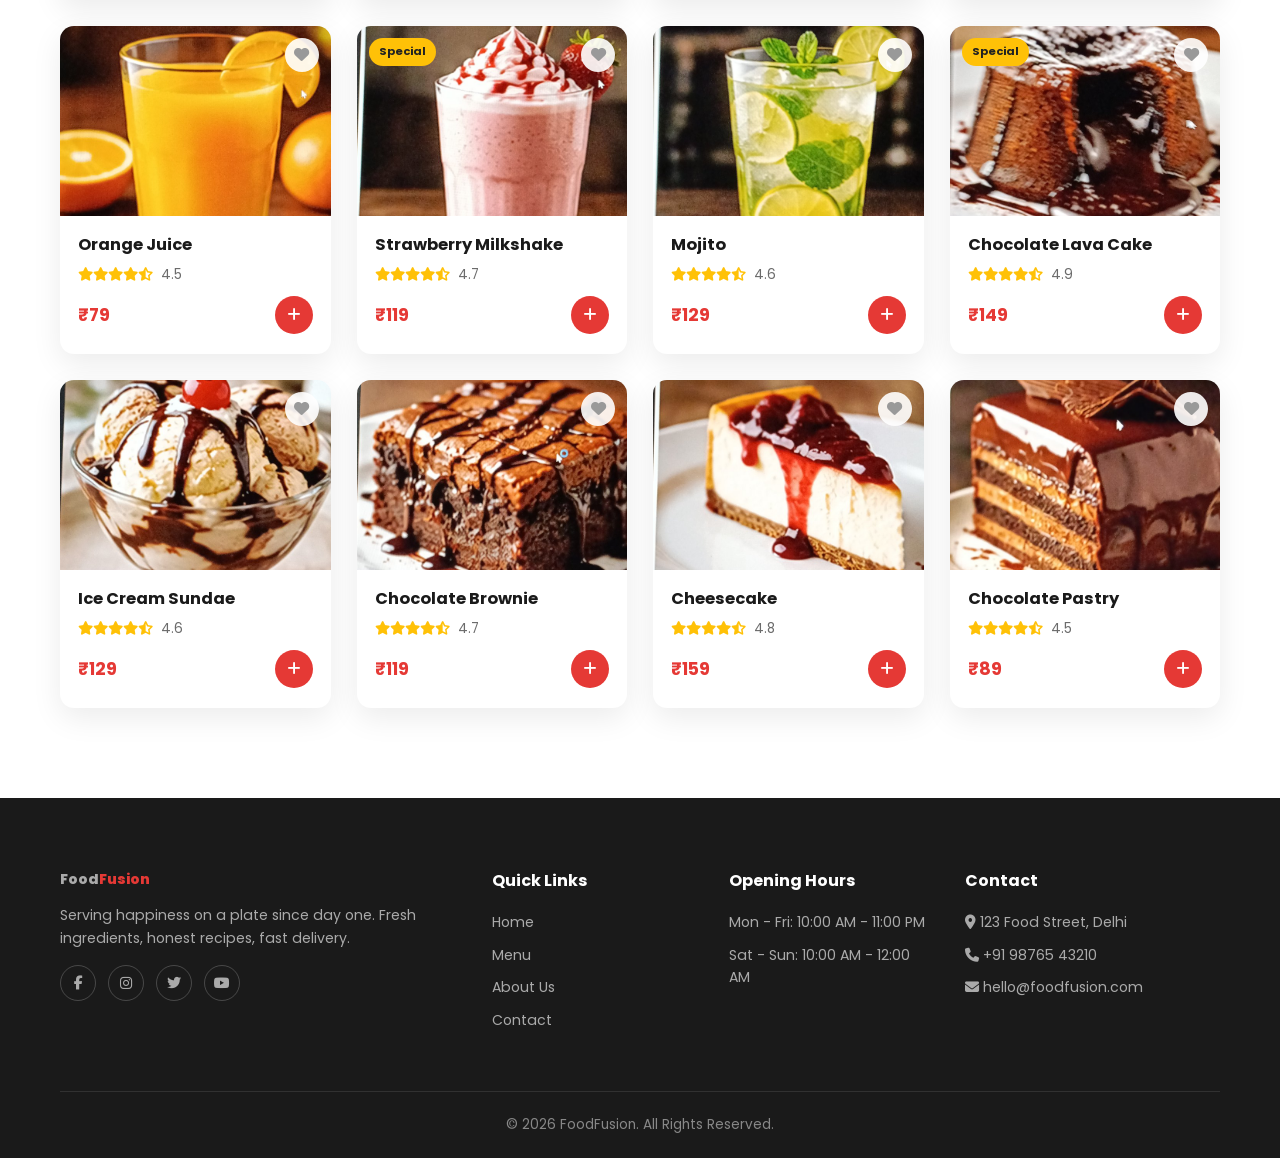
<file: foodfusion/order-confirmation.html>
<!DOCTYPE html>
<html lang="en">
<head>
<meta charset="UTF-8">
<meta name="viewport" content="width=device-width, initial-scale=1.0">
<title>Order Confirmed | FoodFusion</title>
<link rel="stylesheet" href="css/style.css">
<link rel="preconnect" href="https://fonts.googleapis.com">
<link href="https://fonts.googleapis.com/css2?family=Poppins:wght@300;400;500;600;700;800&family=Dancing+Script:wght@600;700&display=swap" rel="stylesheet">
<link rel="stylesheet" href="https://cdnjs.cloudflare.com/ajax/libs/font-awesome/6.5.1/css/all.min.css">
</head>
<body>

<!-- ===== NAVBAR ===== -->
<header class="navbar" id="navbar">
  <div class="nav-container">
    <a href="index.html" class="logo"><i class="fa-solid fa-pepper-hot"></i> Food<span>Fusion</span></a>
    <nav class="nav-links" id="navLinks">
      <a href="index.html">Home</a>
      <a href="menu.html">Menu</a>
      <a href="about.html">About Us</a>
      <a href="index.html#special">Specials</a>
      <a href="contact.html">Contact</a>
    </nav>
    <div class="nav-icons">
      <button class="icon-btn" id="themeBtn" aria-label="Toggle dark mode"><i class="fa-solid fa-moon"></i></button>
      <a href="cart.html" class="icon-btn cart-icon">
        <i class="fa-solid fa-cart-shopping"></i>
        <span class="cart-count" id="cartCount">0</span>
      </a>
      <button class="hamburger" id="hamburger" aria-label="Menu"><span></span><span></span><span></span></button>
    </div>
  </div>
</header>

<section class="confirmation-section">

  <!-- ===== SUCCESS CARD ===== -->
  <div class="confirm-card">
    <div class="success-icon"><i class="fa-solid fa-check"></i></div>
    <h1>Order Placed Successfully!</h1>
    <p class="confirm-sub">Thank you! Your order has been placed and is being prepared.</p>

    <div class="order-id-box">
      <span>Order ID</span>
      <h3 id="orderIdText">#FF—</h3>
    </div>

    <div class="delivery-time-box">
      <i class="fa-solid fa-clock"></i>
      <div>
        <span>Estimated Delivery Time</span>
        <h4 id="deliveryTimeText">30 - 40 Minutes</h4>
      </div>
    </div>

    <div class="confirm-actions">
      <a href="#tracking" class="btn btn-primary">Track Your Order</a>
      <a href="menu.html" class="btn btn-outline-dark">Continue Shopping</a>
    </div>
  </div>

  <!-- ===== ORDER TRACKING ===== -->
  <div class="tracking-card" id="tracking">
    <h3 class="checkout-heading"><i class="fa-solid fa-route"></i> Order Tracking</h3>

    <div class="tracking-steps" id="trackingSteps">
      <div class="track-step" data-step="1">
        <div class="track-icon"><i class="fa-solid fa-clipboard-check"></i></div>
        <div class="track-text"><h4>Order Placed</h4><p>We've received your order</p></div>
      </div>
      <div class="track-step" data-step="2">
        <div class="track-icon"><i class="fa-solid fa-kitchen-set"></i></div>
        <div class="track-text"><h4>Preparing</h4><p>Chef is cooking your food</p></div>
      </div>
      <div class="track-step" data-step="3">
        <div class="track-icon"><i class="fa-solid fa-motorcycle"></i></div>
        <div class="track-text"><h4>Out for Delivery</h4><p>Your rider is on the way</p></div>
      </div>
      <div class="track-step" data-step="4">
        <div class="track-icon"><i class="fa-solid fa-house"></i></div>
        <div class="track-text"><h4>Delivered</h4><p>Enjoy your meal!</p></div>
      </div>
      <div class="track-line"><div class="track-line-fill" id="trackLineFill"></div></div>
    </div>
  </div>

  <!-- ===== ORDER ITEMS ===== -->
  <div class="order-items-card">
    <h3 class="checkout-heading"><i class="fa-solid fa-bag-shopping"></i> Ordered Items</h3>
    <div class="summary-items" id="orderItemsList"></div>
    <div class="summary-totals">
      <div class="summary-row"><span>Subtotal</span><span id="ordSubtotal">₹0</span></div>
      <div class="summary-row"><span>Delivery Fee</span><span id="ordDelivery">₹40</span></div>
      <div class="summary-row"><span>GST (5%)</span><span id="ordTax">₹0</span></div>
      <div class="summary-row total-row"><span>Total Bill</span><span id="ordTotal">₹0</span></div>
    </div>
  </div>

</section>

<!-- ===== BACK TO TOP ===== -->
<button id="backToTop" aria-label="Back to top"><i class="fa-solid fa-arrow-up"></i></button>

<!-- ===== FOOTER ===== -->
<footer class="footer" id="contact">
  <div class="footer-grid">
    <div class="footer-col">
      <a href="index.html" class="logo">Food<span>Fusion</span></a>
      <p>Serving happiness on a plate since day one.</p>
      <div class="socials">
        <a href="#"><i class="fa-brands fa-facebook-f"></i></a>
        <a href="#"><i class="fa-brands fa-instagram"></i></a>
        <a href="#"><i class="fa-brands fa-twitter"></i></a>
        <a href="#"><i class="fa-brands fa-youtube"></i></a>
      </div>
    </div>
    <div class="footer-col">
      <h4>Quick Links</h4>
      <a href="index.html">Home</a>
      <a href="menu.html">Menu</a>
      <a href="about.html">About Us</a>
      <a href="contact.html">Contact</a>
    </div>
    <div class="footer-col">
      <h4>Opening Hours</h4>
      <p>Mon - Fri: 10:00 AM - 11:00 PM</p>
      <p>Sat - Sun: 10:00 AM - 12:00 AM</p>
    </div>
    <div class="footer-col">
      <h4>Contact</h4>
      <p><i class="fa-solid fa-location-dot"></i> 123 Food Street, Delhi</p>
      <p><i class="fa-solid fa-phone"></i> +91 98765 43210</p>
      <p><i class="fa-solid fa-envelope"></i> hello@foodfusion.com</p>
    </div>
  </div>
  <div class="footer-bottom"><p>&copy; 2026 FoodFusion. All Rights Reserved.</p></div>
</footer>

<script src="js/data.js"></script>
<script src="js/script.js"></script>
<script src="js/order-tracking.js"></script>
</body>
</html>
</file>
<file: foodfusion/css/style.css>
/* =========================================================
   FOODFUSION — MAIN STYLESHEET
   Theme: Red #E53935 | Yellow #FFC107 | Black #222 | White #FFF
========================================================= */

:root{
  --red: #E53935;
  --red-dark: #C62828;
  --yellow: #FFC107;
  --black: #1A1A1A;
  --black-soft: #222222;
  --white: #FFFFFF;
  --gray: #6b6b6b;
  --light-bg: #F7F7F7;
  --card-bg: #FFFFFF;
  --text: #1A1A1A;
  --font-main: 'Poppins', sans-serif;
  --font-script: 'Dancing Script', cursive;
  --radius: 14px;
  --shadow: 0 10px 30px rgba(0,0,0,0.08);
  --transition: all 0.3s ease;
}

/* ---------- Dark mode overrides ---------- */
body.dark{
  --black: #F5F5F5;
  --text: #F0F0F0;
  --light-bg: #141414;
  --card-bg: #1E1E1E;
  --white: #161616;
  --gray: #b0b0b0;
}

*{margin:0;padding:0;box-sizing:border-box;}

body{
  font-family: var(--font-main);
  color: var(--text);
  background: var(--white);
  line-height: 1.6;
  overflow-x: hidden;
  transition: background 0.35s ease, color 0.35s ease;
}

img{max-width:100%; display:block;}
a{text-decoration:none; color:inherit;}
ul{list-style:none;}
h1,h2,h3,h4{font-weight:700; color: var(--black);}
.section-tag{
  text-align:center; color: var(--red); font-weight:600; letter-spacing:2px;
  text-transform:uppercase; font-size:0.85rem; margin-bottom:8px;
}
.section-title{
  text-align:center; font-size:2.2rem; margin-bottom:40px; color: var(--black);
}
.section-title.light{ color: var(--white); text-align:left; }

/* ---------- Buttons ---------- */
.btn{
  display:inline-flex; align-items:center; gap:8px;
  padding:14px 28px; border-radius:50px; font-weight:600;
  font-size:0.95rem; cursor:pointer; border:2px solid transparent;
  transition: var(--transition); white-space:nowrap;
}
.btn-primary{ background: var(--red); color:#fff; }
.btn-primary:hover{ background: var(--red-dark); transform: translateY(-2px); }
.btn-outline{ border-color: rgba(255,255,255,0.6); color:#fff; }
.btn-outline:hover{ background:#fff; color: var(--black); }

/* =========================================================
   NAVBAR
========================================================= */
.navbar{
  position: fixed; top:0; left:0; width:100%; z-index:999;
  background: transparent;
  transition: var(--transition);
  padding: 18px 0;
}
.navbar.scrolled{
  background: rgba(20,20,20,0.95);
  backdrop-filter: blur(8px);
  padding: 12px 0;
  box-shadow: 0 4px 20px rgba(0,0,0,0.25);
}
.nav-container{
  max-width:1300px; margin:0 auto; padding:0 30px;
  display:flex; align-items:center; justify-content:space-between;
}
.logo{
  font-size:1.5rem; font-weight:800; color:#fff;
  display:flex; align-items:center; gap:8px;
}
.logo span{ color: var(--red); }
.nav-links{ display:flex; gap:32px; }
.nav-links a{
  color:#fff; font-weight:500; font-size:0.95rem; position:relative; padding-bottom:4px;
}
.nav-links a.active,
.nav-links a:hover{ color: var(--red); }
.nav-links a.active::after{
  content:""; position:absolute; left:0; bottom:0; width:100%; height:2px; background: var(--red);
}
.nav-icons{ display:flex; align-items:center; gap:18px; }
.icon-btn{
  background:none; border:none; color:#fff; font-size:1.05rem; cursor:pointer;
  position:relative; transition: var(--transition);
}
.icon-btn:hover{ color: var(--red); }
.icon-btn.active-page{ color: var(--red); }
.cart-count{
  position:absolute; top:-8px; right:-10px; background: var(--red); color:#fff;
  font-size:0.65rem; width:18px; height:18px; border-radius:50%;
  display:flex; align-items:center; justify-content:center; font-weight:700;
}
.nav-order-btn{ padding:10px 22px; font-size:0.9rem; }
.hamburger{
  display:none; flex-direction:column; gap:5px; background:none; border:none; cursor:pointer;
}
.hamburger span{ width:26px; height:2px; background:#fff; border-radius:2px; transition: var(--transition); }

.search-box{
  display:none; position:absolute; top:100%; left:0; width:100%;
  background: rgba(20,20,20,0.98); padding:18px 30px; gap:12px;
  align-items:center;
}
.search-box.active{ display:flex; }
.search-box input{
  flex:1; padding:12px 18px; border-radius:50px; border:none; outline:none; font-size:1rem;
}
.search-box button{ background:none; border:none; color:#fff; font-size:1.3rem; cursor:pointer; }

/* =========================================================
   HERO
========================================================= */
.hero{
  min-height:100vh;
  background: radial-gradient(circle at 70% 30%, #2a2a2a, var(--black) 70%);
  display:flex; align-items:center; justify-content:space-between;
  padding: 140px 60px 60px;
  gap: 40px;
  position:relative;
  overflow:hidden;
}
.hero-content{ max-width:600px; position:relative; z-index:2; }
.hero-tagline{
  font-family: var(--font-script); color: var(--red); font-size:2.2rem;
}
.hero-title{
  font-size:4.2rem; color:#fff; line-height:1.05; letter-spacing:1px; margin:6px 0 18px;
}
.hero-title span{ color: var(--red); }
.hero-divider{ display:flex; align-items:center; gap:14px; color: var(--red); margin-bottom:18px; }
.hero-divider span{ flex:1; height:1px; background: rgba(255,255,255,0.25); max-width:60px; }
.hero-desc{ color:#cfcfcf; margin-bottom:30px; font-size:1.02rem; }
.hero-btns{ display:flex; gap:18px; margin-bottom:36px; flex-wrap:wrap; }
.hero-rating{ display:flex; align-items:center; gap:16px; }
.avatars{ display:flex; }
.avatars img{
  width:42px; height:42px; border-radius:50%; border:2px solid var(--black);
  margin-left:-12px; object-fit:cover;
}
.avatars img:first-child{ margin-left:0; }
.rating-text{ color:#fff; font-weight:600; }
.rating-text i{ color: var(--yellow); }
.rating-text span{ color:#aaa; font-weight:400; font-size:0.9rem; }

.hero-image{
  position:relative; z-index:2; max-width:520px; flex-shrink:0;
  animation: float 5s ease-in-out infinite;
}
.hero-image img{ border-radius:50%; box-shadow: 0 30px 60px rgba(0,0,0,0.5); }
@keyframes float{
  0%,100%{ transform:translateY(0); }
  50%{ transform:translateY(-18px); }
}

/* =========================================================
   FEATURE STRIP
========================================================= */
.feature-strip{
  background: var(--black-soft); margin: 0 60px; border-radius: var(--radius);
  transform: translateY(-45px);
  padding: 35px 40px; position:relative; z-index:5;
  display:grid; grid-template-columns:repeat(4,1fr); gap:30px;
  box-shadow: var(--shadow);
}
.feature-item{ display:flex; align-items:center; gap:16px; }
.feature-item i{
  width:52px; height:52px; min-width:52px; border-radius:50%;
  border:1.5px solid var(--red); color: var(--red);
  display:flex; align-items:center; justify-content:center; font-size:1.2rem;
}
.feature-item h4{ color:#fff; font-size:1rem; margin-bottom:2px; }
.feature-item p{ color:#aaa; font-size:0.82rem; }

/* =========================================================
   SPECIAL / POPULAR — card grids
========================================================= */
.special, .popular{ padding: 30px 60px 80px; }
.special-grid, .popular-grid{
  display:grid; grid-template-columns:repeat(auto-fit, minmax(230px,1fr)); gap:26px;
}
.food-card{
  background: var(--card-bg); border-radius: var(--radius); overflow:hidden;
  box-shadow: var(--shadow); transition: var(--transition); position:relative;
}
.food-card:hover{ transform: translateY(-8px); box-shadow: 0 18px 40px rgba(0,0,0,0.15); }
.food-card .img-wrap{ height:190px; overflow:hidden; position:relative; }
.food-card .img-wrap img{ width:100%; height:100%; object-fit:cover; transition: transform 0.5s ease; }
.food-card:hover .img-wrap img{ transform: scale(1.12); }
.food-card .badge{
  position:absolute; top:12px; left:12px; background: var(--yellow); color:#222;
  font-size:0.7rem; font-weight:700; padding:5px 10px; border-radius:50px;
}
.fav-btn{
  position:absolute; top:12px; right:12px; background: rgba(255,255,255,0.9); border:none;
  width:34px; height:34px; border-radius:50%; cursor:pointer; color:#999; font-size:0.95rem;
  transition: var(--transition);
}
.fav-btn.active{ color: var(--red); }
.food-card-body{ padding:16px 18px 20px; }
.food-card-body h4{ font-size:1.02rem; margin-bottom:6px; }
.food-rating{ color: var(--yellow); font-size:0.85rem; margin-bottom:10px; }
.food-rating span{ color: var(--gray); margin-left:4px; }
.food-bottom{ display:flex; align-items:center; justify-content:space-between; }
.food-price{ font-weight:700; color: var(--red); font-size:1.1rem; }
.add-cart-btn{
  background: var(--red); color:#fff; border:none; width:38px; height:38px; border-radius:50%;
  cursor:pointer; font-size:0.95rem; transition: var(--transition);
}
.add-cart-btn:hover{ background: var(--red-dark); transform: scale(1.1); }

.popular-cta{ text-align:center; margin-top:40px; }

/* =========================================================
   WHY CHOOSE US
========================================================= */
.why-choose{ background: var(--light-bg); padding:80px 60px; text-align:center; }
.why-desc{ max-width:600px; margin:-20px auto 40px; color: var(--gray); }
.why-grid{
  display:grid; grid-template-columns:repeat(auto-fit,minmax(220px,1fr)); gap:30px;
}
.why-card{
  background: var(--card-bg); padding:36px 22px; border-radius: var(--radius); box-shadow: var(--shadow);
  transition: var(--transition);
}
.why-card:hover{ transform: translateY(-6px); }
.why-card i{ font-size:2rem; color: var(--red); margin-bottom:14px; }
.why-card h4{ margin-bottom:6px; }
.why-card p{ color: var(--gray); font-size:0.9rem; }

/* =========================================================
   PIZZA BUILDER TEASER
========================================================= */
.pizza-builder-teaser{
  background: var(--black); display:flex; align-items:center; justify-content:space-between;
  padding:70px 60px; gap:40px; flex-wrap:wrap;
}
.pbt-text{ max-width:520px; }
.pbt-text .section-tag.light{ color: var(--yellow); text-align:left; }
.pbt-text p{ color:#ccc; margin:18px 0 26px; }
.pbt-image{ max-width:380px; }
.pbt-image img{ border-radius: var(--radius); box-shadow: var(--shadow); }

/* =========================================================
   REVIEWS
========================================================= */
.reviews{ padding:80px 60px; }
.reviews-slider{
  display:grid; grid-template-columns:repeat(auto-fit,minmax(260px,1fr)); gap:26px;
}
.review-card{
  background: var(--card-bg); border-radius: var(--radius); padding:26px; box-shadow: var(--shadow);
  border-top:3px solid var(--red);
}
.review-card .stars{ color: var(--yellow); margin-bottom:10px; }
.review-card p{ color: var(--gray); font-size:0.92rem; margin-bottom:18px; }
.review-user{ display:flex; align-items:center; gap:12px; }
.review-user img{ width:42px; height:42px; border-radius:50%; object-fit:cover; }
.review-user h5{ font-size:0.92rem; }

/* =========================================================
   FOOTER
========================================================= */
.footer{ background: var(--black); color:#ccc; padding:70px 60px 0; }
.footer-grid{
  display:grid; grid-template-columns:2fr 1fr 1fr 1.3fr; gap:40px; padding-bottom:50px;
  border-bottom:1px solid rgba(255,255,255,0.1);
}
.footer-col h4{ color:#fff; margin-bottom:18px; }
.footer-col .logo{ margin-bottom:14px; }
.footer-col p{ font-size:0.88rem; margin-bottom:10px; color:#aaa; }
.footer-col a{ display:block; font-size:0.88rem; margin-bottom:10px; color:#aaa; transition: var(--transition); }
.footer-col a:hover{ color: var(--red); }
.socials{ display:flex; gap:12px; margin-top:16px; }
.socials a{
  width:36px; height:36px; border-radius:50%; border:1px solid rgba(255,255,255,0.2);
  display:flex; align-items:center; justify-content:center;
}
.socials a:hover{ background: var(--red); border-color: var(--red); }
.footer-bottom{ text-align:center; padding:22px 0; font-size:0.85rem; color:#888; }

/* =========================================================
   BACK TO TOP
========================================================= */
#backToTop{
  position:fixed; bottom:26px; right:26px; width:46px; height:46px; border-radius:50%;
  background: var(--red); color:#fff; border:none; cursor:pointer; font-size:1rem;
  display:flex; align-items:center; justify-content:center; opacity:0; visibility:hidden;
  transition: var(--transition); z-index:500; box-shadow: var(--shadow);
}
#backToTop.show{ opacity:1; visibility:visible; }

/* =========================================================
   SCROLL ANIMATION (fade-up)
========================================================= */
[data-aos]{ opacity:0; transform: translateY(30px); transition: all 0.8s ease; }
[data-aos].aos-in{ opacity:1; transform: translateY(0); }

/* =========================================================
   PAGE HEADER (Menu / About / Contact / Checkout etc.)
========================================================= */
.page-header{
  background: linear-gradient(rgba(20,20,20,0.75), rgba(20,20,20,0.85)),
              url('https://images.unsplash.com/photo-1467003909585-2f8a72700288?auto=format&fit=crop&w=1400&q=60') center/cover;
  padding: 160px 30px 60px;
  text-align:center;
}
.page-header h1{ color:#fff; font-size:2.6rem; margin-bottom:10px; }
.page-header p{ color:#ccc; font-size:0.95rem; }
.page-header p a{ color: var(--red); }
.page-header p i{ font-size:0.7rem; margin:0 6px; color:#888; }

/* =========================================================
   MENU PAGE
========================================================= */
.menu-section{ padding: 50px 60px 90px; }

.menu-search-bar{
  max-width:600px; margin:0 auto 30px; position:relative;
  display:flex; align-items:center; background: var(--card-bg);
  border:1px solid rgba(0,0,0,0.1); border-radius:50px; box-shadow: var(--shadow);
  padding: 6px 6px 6px 22px;
}
.menu-search-bar i{ color: var(--red); font-size:1rem; margin-right:12px; }
.menu-search-bar input{
  flex:1; border:none; outline:none; padding:12px 0; font-size:0.98rem;
  background:transparent; color: var(--text); font-family: var(--font-main);
}

.category-filters{
  display:flex; flex-wrap:wrap; justify-content:center; gap:14px; margin-bottom:10px;
}
.cat-btn{
  padding:10px 24px; border-radius:50px; border:1.5px solid #e2e2e2;
  background: var(--card-bg); color: var(--text); font-weight:600; font-size:0.9rem;
  cursor:pointer; transition: var(--transition); display:flex; align-items:center; gap:8px;
}
.cat-btn:hover{ border-color: var(--red); color: var(--red); }
.cat-btn.active{ background: var(--red); border-color: var(--red); color:#fff; }

.results-count{ text-align:center; color: var(--gray); font-size:0.88rem; margin:16px 0 26px; }

.menu-grid{
  display:grid; grid-template-columns:repeat(auto-fit, minmax(230px,1fr)); gap:26px;
}

.no-results{ text-align:center; padding:60px 20px; color: var(--gray); }
.no-results i{ font-size:2.4rem; color: var(--red); margin-bottom:16px; }
.no-results h3{ margin-bottom:8px; color: var(--black); }

@media (max-width: 768px){
  .menu-section{ padding:40px 24px 70px; }
  .page-header{ padding:140px 24px 50px; }
  .category-filters{ gap:10px; }
  .cat-btn{ padding:9px 18px; font-size:0.85rem; }
}

/* =========================================================
   CHECKOUT PAGE
========================================================= */
.checkout-section{ padding: 50px 60px 90px; }
.checkout-grid{
  display:grid; grid-template-columns: 1.6fr 1fr; gap:36px; align-items:start;
  max-width:1200px; margin:0 auto;
}
.checkout-form-wrap, .order-summary-wrap, .tracking-card, .order-items-card{
  background: var(--card-bg); border-radius: var(--radius); box-shadow: var(--shadow);
  padding: 34px; position:sticky; top:110px;
}
.checkout-form-wrap{ position:static; }
.checkout-heading{
  display:flex; align-items:center; gap:10px; font-size:1.15rem; margin-bottom:22px;
  color: var(--black); padding-bottom:14px; border-bottom:1px solid rgba(0,0,0,0.08);
}
.checkout-heading i{ color: var(--red); }

.form-row{ display:grid; grid-template-columns:1fr 1fr; gap:18px; }
.form-group{ margin-bottom:20px; }
.form-group label{ display:block; font-size:0.88rem; font-weight:600; margin-bottom:8px; color: var(--black); }
.form-group input, .form-group textarea{
  width:100%; padding:13px 16px; border-radius:10px; border:1.5px solid #e2e2e2;
  outline:none; font-family: var(--font-main); font-size:0.95rem; background: var(--white);
  color: var(--text); transition: var(--transition); resize:vertical;
}
.form-group input:focus, .form-group textarea:focus{ border-color: var(--red); }
.form-group input.invalid, .form-group textarea.invalid{ border-color:#e53935; background: rgba(229,57,53,0.05); }
.error-msg{ display:block; color:#e53935; font-size:0.78rem; margin-top:6px; min-height:14px; }

.payment-options{ display:flex; flex-direction:column; gap:14px; }
.payment-card{
  display:flex; align-items:center; gap:16px; border:1.5px solid #e2e2e2; border-radius:12px;
  padding:16px 18px; cursor:pointer; transition: var(--transition); position:relative;
}
.payment-card input{ position:absolute; opacity:0; }
.payment-card:hover{ border-color: var(--red); }
.payment-card:has(input:checked){ border-color: var(--red); background: rgba(229,57,53,0.05); }
.pc-icon{
  width:44px; height:44px; border-radius:50%; background: rgba(229,57,53,0.1); color: var(--red);
  display:flex; align-items:center; justify-content:center; font-size:1.1rem; flex-shrink:0;
}
.pc-text{ flex:1; }
.pc-text strong{ display:block; font-size:0.95rem; color: var(--black); margin-bottom:2px; }
.pc-text small{ color: var(--gray); font-size:0.8rem; }
.pc-check{ color:#ddd; font-size:1.2rem; }
.payment-card:has(input:checked) .pc-check{ color: var(--red); }

.summary-items{ display:flex; flex-direction:column; gap:16px; margin-bottom:20px; max-height:280px; overflow-y:auto; }
.summary-item-row{ display:flex; align-items:center; gap:12px; }
.summary-item-row img{ width:50px; height:50px; border-radius:8px; object-fit:cover; }
.summary-item-row .si-info{ flex:1; }
.summary-item-row h5{ font-size:0.9rem; margin-bottom:2px; }
.summary-item-row span{ font-size:0.8rem; color: var(--gray); }
.summary-item-row .si-price{ font-weight:600; color: var(--red); font-size:0.9rem; }

.summary-totals{ border-top:1px dashed #ddd; padding-top:16px; margin-bottom:22px; }
.summary-row{ display:flex; justify-content:space-between; font-size:0.9rem; color: var(--gray); margin-bottom:12px; }
.summary-row.total-row{
  font-size:1.15rem; font-weight:700; color: var(--black); border-top:1px solid #eee;
  padding-top:12px; margin-top:4px;
}
.summary-row.total-row span:last-child{ color: var(--red); }

.place-order-btn{ width:100%; justify-content:center; }
.empty-cart-note{ text-align:center; margin-top:14px; font-size:0.88rem; color: var(--gray); }
.empty-cart-note a{ color: var(--red); font-weight:600; }

@media (max-width: 900px){
  .checkout-grid{ grid-template-columns:1fr; }
  .checkout-section{ padding:40px 24px 70px; }
  .form-row{ grid-template-columns:1fr; }
  .order-summary-wrap{ position:static; }
}

/* =========================================================
   ORDER CONFIRMATION + TRACKING
========================================================= */
.confirmation-section{ max-width:800px; margin:0 auto; padding:150px 24px 90px; display:flex; flex-direction:column; gap:30px; }

.confirm-card{ background: var(--card-bg); border-radius: var(--radius); box-shadow: var(--shadow); padding:50px 34px; text-align:center; }
.success-icon{
  width:80px; height:80px; border-radius:50%; background: rgba(76,175,80,0.12); color:#4CAF50;
  display:flex; align-items:center; justify-content:center; font-size:2rem; margin:0 auto 22px;
}
.confirm-card h1{ font-size:1.7rem; margin-bottom:10px; }
.confirm-sub{ color: var(--gray); margin-bottom:28px; }
.order-id-box{
  background: var(--light-bg); border-radius:12px; padding:16px; margin-bottom:20px;
}
.order-id-box span{ font-size:0.82rem; color: var(--gray); }
.order-id-box h3{ color: var(--red); font-size:1.3rem; margin-top:4px; }
.delivery-time-box{
  display:flex; align-items:center; justify-content:center; gap:14px; margin-bottom:30px;
}
.delivery-time-box i{ font-size:1.6rem; color: var(--yellow); }
.delivery-time-box span{ display:block; font-size:0.82rem; color: var(--gray); }
.delivery-time-box h4{ color: var(--black); font-size:1.1rem; }
.confirm-actions{ display:flex; gap:16px; justify-content:center; flex-wrap:wrap; }
.btn-outline-dark{ border:2px solid #ddd; color: var(--black); }
.btn-outline-dark:hover{ border-color: var(--red); color: var(--red); }

.tracking-card{ background: var(--card-bg); border-radius: var(--radius); box-shadow: var(--shadow); padding:40px 30px; }
.tracking-steps{ display:flex; justify-content:space-between; position:relative; margin-top:20px; }
.track-line{
  position:absolute; top:26px; left:6%; right:6%; height:3px; background:#e5e5e5; z-index:1;
}
.track-line-fill{ height:100%; width:0%; background: var(--red); transition: width 1s ease; }
.track-step{ flex:1; text-align:center; position:relative; z-index:2; }
.track-icon{
  width:54px; height:54px; border-radius:50%; background:#e5e5e5; color:#999; margin:0 auto 12px;
  display:flex; align-items:center; justify-content:center; font-size:1.2rem; transition: var(--transition);
  border:4px solid var(--card-bg);
}
.track-step.done .track-icon{ background: var(--red); color:#fff; }
.track-step.active .track-icon{ background: var(--yellow); color:#222; animation: pulse 1.2s infinite; }
.track-text h4{ font-size:0.88rem; margin-bottom:3px; }
.track-text p{ font-size:0.75rem; color: var(--gray); }
@keyframes pulse{
  0%{ box-shadow:0 0 0 0 rgba(255,193,7,0.5); }
  70%{ box-shadow:0 0 0 10px rgba(255,193,7,0); }
  100%{ box-shadow:0 0 0 0 rgba(255,193,7,0); }
}

.order-items-card{ background: var(--card-bg); border-radius: var(--radius); box-shadow: var(--shadow); padding:34px; }

@media (max-width: 600px){
  .tracking-steps{ flex-direction:column; gap:26px; align-items:flex-start; }
  .track-line{ display:none; }
  .track-step{ display:flex; align-items:center; gap:16px; text-align:left; }
  .track-icon{ margin:0; flex-shrink:0; }
  .confirm-actions{ flex-direction:column; }
  .confirm-actions .btn{ justify-content:center; }
}

/* =========================================================
   CART PAGE
========================================================= */
.cart-section{ padding: 50px 60px 80px; }
.cart-grid{
  display:grid; grid-template-columns: 2fr 1fr; gap:36px; align-items:start;
  max-width:1200px; margin:0 auto;
}
.cart-items-wrap{ background: var(--card-bg); border-radius: var(--radius); box-shadow: var(--shadow); padding:30px; }
.cart-table-head{
  display:grid; grid-template-columns: 2.4fr 0.9fr 1.1fr 0.9fr 0.4fr; gap:10px;
  padding-bottom:16px; margin-bottom:8px; border-bottom:2px solid var(--light-bg);
  font-size:0.82rem; text-transform:uppercase; letter-spacing:0.5px; color: var(--gray); font-weight:600;
}
.cart-row{
  display:grid; grid-template-columns: 2.4fr 0.9fr 1.1fr 0.9fr 0.4fr; gap:10px; align-items:center;
  padding:18px 0; border-bottom:1px solid var(--light-bg);
}
.cart-row:last-child{ border-bottom:none; }
.cart-item-info{ display:flex; align-items:center; gap:14px; }
.cart-item-info img{ width:64px; height:64px; border-radius:10px; object-fit:cover; }
.cart-item-info h4{ font-size:0.95rem; margin-bottom:2px; }
.cart-item-info span{ font-size:0.8rem; color: var(--gray); }
.cart-price{ font-weight:600; color: var(--black); }

.qty-control{ display:flex; align-items:center; gap:10px; }
.qty-control button{
  width:30px; height:30px; border-radius:50%; border:1.5px solid #e2e2e2; background: var(--card-bg);
  color: var(--red); font-size:0.85rem; cursor:pointer; transition: var(--transition);
}
.qty-control button:hover{ background: var(--red); color:#fff; border-color: var(--red); }
.qty-control span{ min-width:20px; text-align:center; font-weight:600; }

.cart-item-total{ font-weight:700; color: var(--red); }
.remove-btn{ background:none; border:none; color:#bbb; font-size:1.05rem; cursor:pointer; transition: var(--transition); }
.remove-btn:hover{ color: var(--red); transform: scale(1.15); }

.cart-empty{ text-align:center; padding:60px 20px; }
.cart-empty i{ font-size:3rem; color:#ddd; margin-bottom:18px; }
.cart-empty h3{ margin-bottom:8px; }
.cart-empty p{ color: var(--gray); margin-bottom:24px; }

.cart-summary-wrap{
  background: var(--card-bg); border-radius: var(--radius); box-shadow: var(--shadow); padding:30px;
  position:sticky; top:110px;
}
.continue-shopping-link{
  display:flex; align-items:center; justify-content:center; gap:8px; margin-top:14px;
  font-size:0.88rem; color: var(--gray); font-weight:600; transition: var(--transition);
}
.continue-shopping-link:hover{ color: var(--red); }

.also-like{ padding:20px 60px 80px; }

@media (max-width: 900px){
  .cart-grid{ grid-template-columns:1fr; }
  .cart-section, .also-like{ padding-left:24px; padding-right:24px; }
  .cart-table-head{ display:none; }
  .cart-row{
    grid-template-columns:1fr; gap:12px; position:relative; padding:20px 0;
  }
  .cart-item-total::before{ content:"Total: "; color: var(--gray); font-weight:400; }
  .cart-price::before{ content:"Price: "; color: var(--gray); font-weight:400; }
  .remove-btn{ position:absolute; top:18px; right:0; }
  .cart-summary-wrap{ position:static; }
}

/* =========================================================
   BUILD YOUR OWN PIZZA
========================================================= */
.pizza-builder-header{
  background: linear-gradient(rgba(20,20,20,0.8), rgba(20,20,20,0.88)),
              url('https://images.unsplash.com/photo-1594007654729-407eedc4be65?auto=format&fit=crop&w=1400&q=60') center/cover;
}
.pizza-builder-header h1{ display:flex; align-items:center; justify-content:center; gap:14px; }
.pizza-builder-header h1 i{ color: var(--red); }

.builder-section{ padding: 50px 60px 140px; max-width:1300px; margin:0 auto; }
.builder-grid{ display:grid; grid-template-columns: 0.9fr 1.4fr; gap:44px; align-items:start; }

.pizza-preview-wrap{ position:sticky; top:110px; text-align:center; }
.pizza-preview{
  position:relative; width:100%; max-width:420px; margin:0 auto; border-radius:50%; overflow:hidden;
  box-shadow: 0 20px 50px rgba(0,0,0,0.25); border:8px solid var(--card-bg);
}
.pizza-base-img{ width:100%; display:block; transition: filter 0.4s ease; }
.topping-layer{ position:absolute; inset:0; }
.topping-emoji{
  position:absolute; font-size:1.6rem; transform:translate(-50%,-50%);
  animation: dropIn 0.4s ease;
  filter: drop-shadow(0 2px 3px rgba(0,0,0,0.3));
}
@keyframes dropIn{
  from{ opacity:0; transform:translate(-50%,-150%) scale(0.5); }
  to{ opacity:1; transform:translate(-50%,-50%) scale(1); }
}
.preview-tags{ display:flex; flex-wrap:wrap; gap:8px; justify-content:center; margin-top:20px; }
.preview-tags span{
  background: var(--light-bg); color: var(--black); font-size:0.8rem; font-weight:600;
  padding:6px 14px; border-radius:50px; border:1px solid #eee;
}

.option-block{ margin-bottom:34px; }
.option-block h3{
  display:flex; align-items:center; gap:10px; font-size:1.05rem; margin-bottom:16px;
}
.opt-num{
  width:26px; height:26px; border-radius:50%; background: var(--red); color:#fff;
  display:flex; align-items:center; justify-content:center; font-size:0.8rem; font-weight:700;
}
.opt-hint{ color: var(--gray); font-weight:400; font-size:0.8rem; }

.pill-options{ display:flex; flex-wrap:wrap; gap:14px; }
.pill-option{
  border:1.5px solid #e2e2e2; border-radius:12px; padding:14px 20px; cursor:pointer;
  transition: var(--transition); position:relative; background: var(--card-bg);
}
.pill-option input{ position:absolute; opacity:0; }
.pill-option span{ display:flex; flex-direction:column; font-weight:600; font-size:0.92rem; color: var(--black); }
.pill-option small{ font-weight:500; color: var(--red); font-size:0.78rem; margin-top:2px; }
.pill-option:hover{ border-color: var(--red); }
.pill-option.active{ border-color: var(--red); background: rgba(229,57,53,0.06); box-shadow:0 0 0 1px var(--red); }

.topping-grid{ display:grid; grid-template-columns:repeat(auto-fill, minmax(140px,1fr)); gap:16px; }
.topping-card{
  border:1.5px solid #e2e2e2; border-radius:12px; padding:16px 10px; text-align:center; cursor:pointer;
  transition: var(--transition); background: var(--card-bg); position:relative; display:flex; flex-direction:column; gap:4px;
}
.topping-card input{ position:absolute; opacity:0; }
.tc-emoji{ font-size:1.8rem; }
.tc-name{ font-weight:600; font-size:0.88rem; color: var(--black); }
.tc-price{ font-size:0.78rem; color: var(--red); font-weight:600; }
.topping-card:hover{ border-color: var(--red); }
.topping-card.active{ border-color: var(--red); background: rgba(229,57,53,0.06); box-shadow:0 0 0 1px var(--red); }
.topping-card.active::after{
  content:"\f00c"; font-family:"Font Awesome 6 Free"; font-weight:900; position:absolute; top:8px; right:10px;
  color: var(--red); font-size:0.75rem;
}

.price-bar{
  position:fixed; bottom:0; left:0; width:100%; background: var(--black); z-index:600;
  box-shadow: 0 -6px 24px rgba(0,0,0,0.2);
}
.price-bar-inner{
  max-width:1300px; margin:0 auto; padding:18px 60px; display:flex; align-items:center; justify-content:space-between;
}
.price-info span{ color:#aaa; font-size:0.8rem; }
.price-info h2{ color:#fff; font-size:1.7rem; transition: transform 0.2s ease; }
.price-info h2.bump{ transform: scale(1.15); color: var(--yellow); }

.toast{
  position:fixed; top:100px; right:24px; background: var(--black); color:#fff; padding:16px 22px;
  border-radius:12px; display:flex; align-items:center; gap:10px; box-shadow: var(--shadow);
  transform: translateX(150%); transition: transform 0.4s ease; z-index:2000; font-weight:600; font-size:0.9rem;
}
.toast.show{ transform: translateX(0); }
.toast i{ color:#4CAF50; font-size:1.1rem; }

@media (max-width: 900px){
  .builder-grid{ grid-template-columns:1fr; }
  .pizza-preview-wrap{ position:static; }
  .builder-section{ padding:40px 24px 130px; }
  .price-bar-inner{ padding:16px 24px; }
}

/* =========================================================
   ABOUT PAGE
========================================================= */
.about-story{
  display:flex; align-items:center; gap:60px; padding:80px 60px; max-width:1300px; margin:0 auto;
}
.story-image{ position:relative; flex-shrink:0; max-width:460px; }
.story-image img{ border-radius: var(--radius); box-shadow: var(--shadow); width:100%; }
.exp-badge{
  position:absolute; bottom:-20px; right:-20px; background: var(--red); color:#fff; border-radius:16px;
  padding:18px 22px; text-align:center; box-shadow: var(--shadow);
}
.exp-badge h3{ color:#fff; font-size:1.8rem; }
.exp-badge span{ font-size:0.75rem; line-height:1.3; }
.story-text p{ color: var(--gray); margin-bottom:16px; }
.story-checklist{ margin:20px 0 28px; }
.story-checklist li{ display:flex; align-items:center; gap:10px; margin-bottom:12px; font-weight:500; }
.story-checklist i{ color: var(--red); }

.stats-strip{
  background: var(--black); display:grid; grid-template-columns:repeat(4,1fr); text-align:center; padding:50px 30px;
}
.stat-item h2{ color: var(--red); font-size:2.4rem; margin-bottom:6px; }
.stat-item h2 i{ font-size:1.3rem; color: var(--yellow); }
.stat-item p{ color:#ccc; font-size:0.88rem; }

.mission-section{ padding:80px 60px; text-align:center; max-width:800px; margin:0 auto; }
.mission-text{ color: var(--gray); font-size:1.02rem; }

.chef-section{ padding:20px 60px 80px; text-align:center; background: var(--light-bg); }
.chef-grid{ display:grid; grid-template-columns:repeat(auto-fit, minmax(230px,1fr)); gap:30px; max-width:1000px; margin:0 auto; }
.chef-card{ background: var(--card-bg); border-radius: var(--radius); overflow:hidden; box-shadow: var(--shadow); transition: var(--transition); }
.chef-card:hover{ transform: translateY(-8px); }
.chef-card img{ width:100%; height:260px; object-fit:cover; }
.chef-card h4{ margin-top:18px; }
.chef-card span{ display:block; color: var(--red); font-size:0.85rem; margin:4px 0 20px; }

.gallery-section{ padding:80px 60px; text-align:center; }
.gallery-grid{
  display:grid; grid-template-columns:repeat(3, 1fr); gap:16px; max-width:1000px; margin:0 auto;
}
.gallery-grid img{ width:100%; height:220px; object-fit:cover; border-radius:12px; transition: var(--transition); cursor:pointer; }
.gallery-grid img:hover{ transform: scale(1.04); box-shadow: var(--shadow); }

@media (max-width: 900px){
  .about-story{ flex-direction:column; padding:60px 24px; }
  .story-text .section-tag, .story-text .section-title{ text-align:center !important; }
  .stats-strip{ grid-template-columns:repeat(2,1fr); gap:24px; }
  .chef-section, .gallery-section, .mission-section{ padding-left:24px; padding-right:24px; }
  .gallery-grid{ grid-template-columns:repeat(2,1fr); }
}

/* =========================================================
   CONTACT PAGE
========================================================= */
.contact-cards-section{
  display:grid; grid-template-columns:repeat(auto-fit, minmax(220px,1fr)); gap:26px;
  max-width:1200px; margin:-60px auto 0; padding:0 60px; position:relative; z-index:5;
}
.contact-card{
  background: var(--card-bg); border-radius: var(--radius); box-shadow: var(--shadow); padding:30px 24px; text-align:center;
}
.contact-card i{
  width:56px; height:56px; border-radius:50%; background: rgba(229,57,53,0.1); color: var(--red);
  display:flex; align-items:center; justify-content:center; font-size:1.3rem; margin:0 auto 16px;
}
.contact-card h4{ margin-bottom:8px; }
.contact-card p{ color: var(--gray); font-size:0.88rem; line-height:1.6; }

.contact-main-section{ padding:80px 60px; max-width:1200px; margin:0 auto; }
.contact-grid{ display:grid; grid-template-columns:1.2fr 1fr; gap:36px; align-items:stretch; }
.contact-form-card{ background: var(--card-bg); border-radius: var(--radius); box-shadow: var(--shadow); padding:40px; }
.contact-map-card{ border-radius: var(--radius); overflow:hidden; box-shadow: var(--shadow); min-height:420px; }
.form-success{
  display:none; text-align:center; color:#4CAF50; font-weight:600; margin-top:16px; font-size:0.9rem;
}
.form-success.show{ display:block; }

@media (max-width: 900px){
  .contact-cards-section{ margin-top:-40px; padding:0 24px; }
  .contact-main-section{ padding:60px 24px; }
  .contact-grid{ grid-template-columns:1fr; }
  .contact-form-card{ padding:28px; }
}

/* =========================================================
   RESPONSIVE
========================================================= */
@media (max-width: 991px){
  .hero{ flex-direction:column; text-align:center; padding:130px 30px 60px; }
  .hero-content{ max-width:100%; }
  .hero-divider, .hero-btns, .hero-rating{ justify-content:center; }
  .hero-title{ font-size:3rem; }
  .hero-image{ max-width:340px; }
  .feature-strip{ grid-template-columns:repeat(2,1fr); margin:0 20px; transform:translateY(-30px); }
  .footer-grid{ grid-template-columns:1fr 1fr; }
  .pizza-builder-teaser{ flex-direction:column; text-align:center; }
  .pbt-text{ text-align:center; }
  .pbt-text .section-tag.light, .section-title.light{ text-align:center; }
}

@media (max-width: 768px){
  .nav-links{
    position:fixed; top:0; right:-100%; width:70%; height:100vh;
    background: var(--black-soft); flex-direction:column; padding:100px 30px;
    transition: right 0.4s ease; gap:26px;
  }
  .nav-links.active{ right:0; }
  .hamburger{ display:flex; }
  .nav-order-btn{ display:none; }
  .hero-title{ font-size:2.4rem; }
  .special, .popular, .why-choose, .reviews, .pizza-builder-teaser{ padding-left:24px; padding-right:24px; }
  .footer{ padding:50px 24px 0; }
  .footer-grid{ grid-template-columns:1fr; }
}

@media (max-width: 480px){
  .feature-strip{ grid-template-columns:1fr; }
  .hero-title{ font-size:2rem; }
}
</file>
